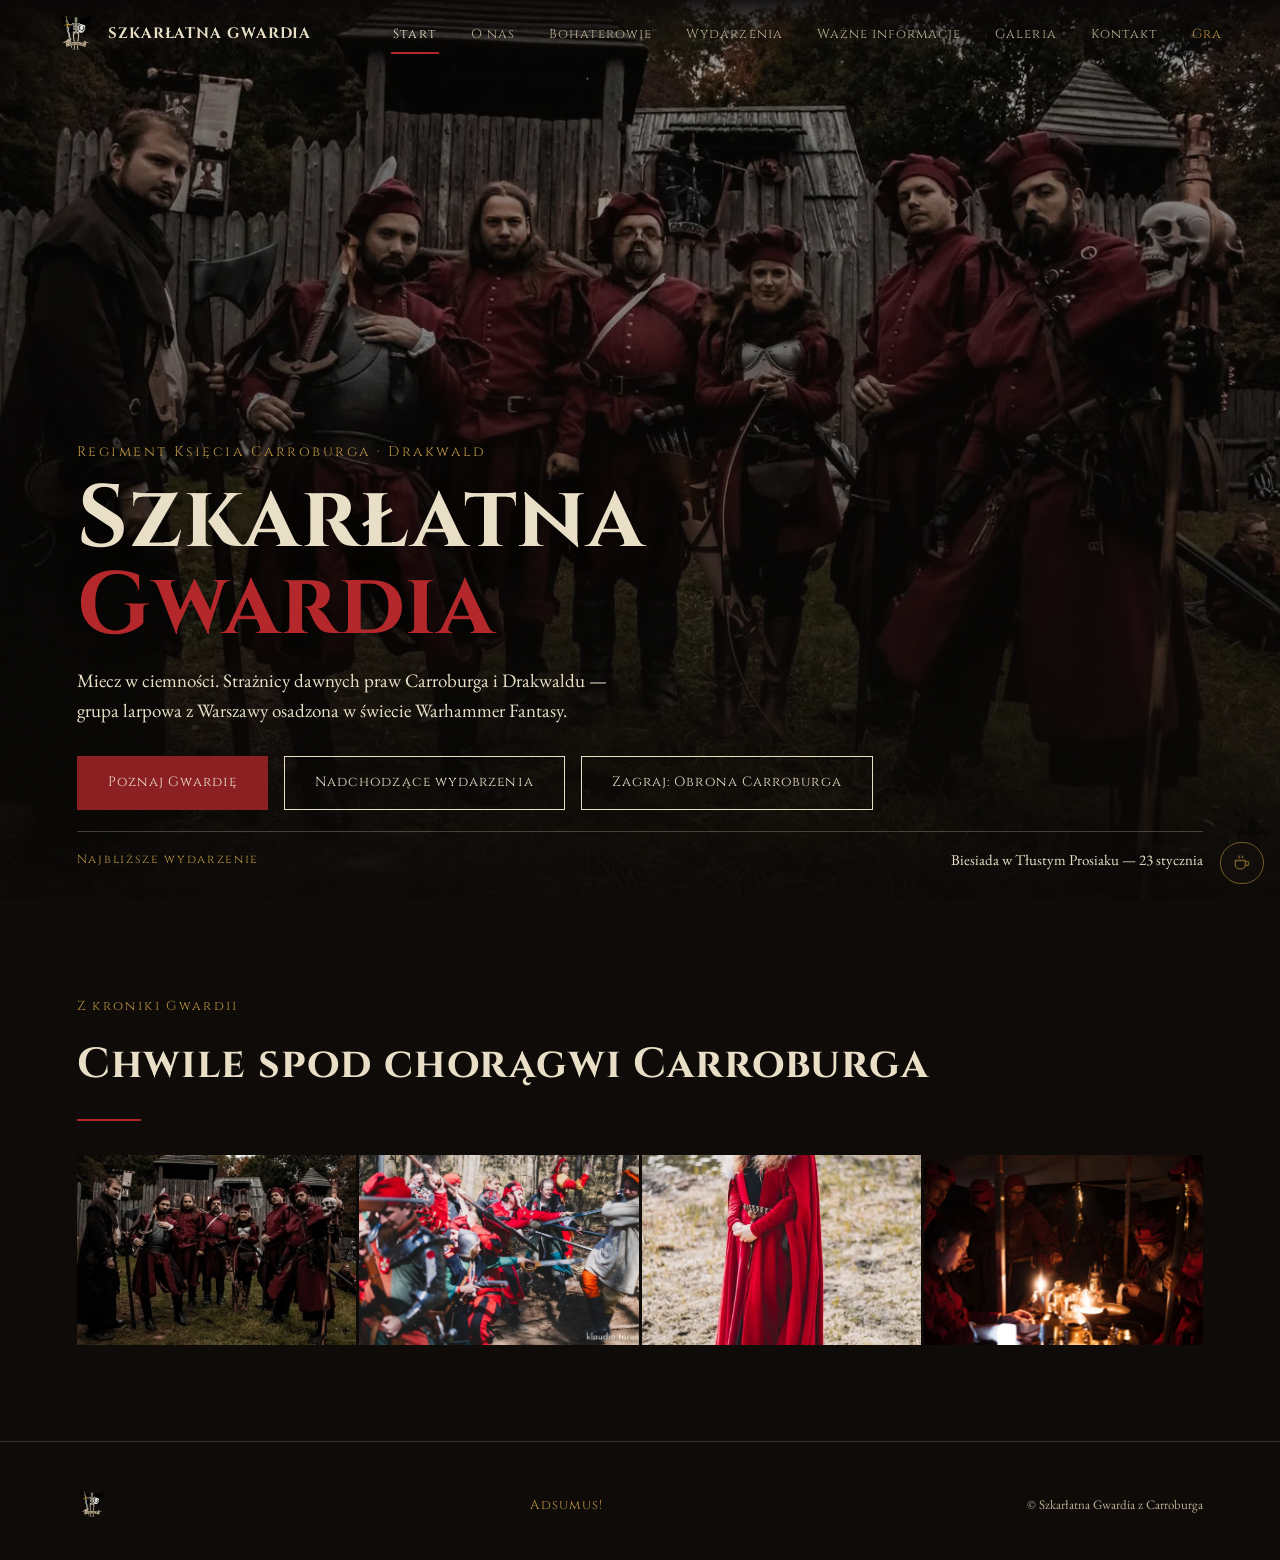
<file: index.html>
<!DOCTYPE html>
<html lang="pl">
<head>
<meta charset="UTF-8">
<meta name="viewport" content="width=device-width, initial-scale=1, viewport-fit=cover">
<title>Szkarłatna Gwardia z Carroburga – larp Warhammer, Warszawa</title>
<meta name="description" content="Szkarłatna Gwardia z Carroburga – grupa larpowa Warhammer Fantasy z Warszawy. Poznaj nas, dołącz, zobacz wydarzenia.">
<link rel="canonical" href="https://szkarlatnagwardia.pl/">
<meta name="robots" content="index,follow,max-image-preview:large">
<meta name="theme-color" content="#0e0b09">
<link rel="icon" type="image/png" sizes="64x64" href="/assets/favicon.png">
<link rel="apple-touch-icon" href="/assets/img/herb.webp">
<meta property="og:type" content="website">
<meta property="og:site_name" content="Szkarłatna Gwardia z Carroburga">
<meta property="og:locale" content="pl_PL">
<meta property="og:title" content="Szkarłatna Gwardia z Carroburga – larp Warhammer, Warszawa">
<meta property="og:description" content="Szkarłatna Gwardia z Carroburga – grupa larpowa Warhammer Fantasy z Warszawy. Poznaj nas, dołącz, zobacz wydarzenia.">
<meta property="og:url" content="https://szkarlatnagwardia.pl/">
<meta property="og:image" content="https://szkarlatnagwardia.pl/assets/img/og.jpg">
<meta property="og:image:width" content="1200">
<meta property="og:image:height" content="630">
<meta property="og:image:alt" content="Chorągiew Carroburga i świece na stole Szkarłatnej Gwardii">
<meta name="twitter:card" content="summary_large_image">
<meta name="twitter:title" content="Szkarłatna Gwardia z Carroburga – larp Warhammer, Warszawa">
<meta name="twitter:description" content="Szkarłatna Gwardia z Carroburga – grupa larpowa Warhammer Fantasy z Warszawy. Poznaj nas, dołącz, zobacz wydarzenia.">
<meta name="twitter:image" content="https://szkarlatnagwardia.pl/assets/img/og.jpg">
<link rel="preconnect" href="https://fonts.googleapis.com">
<link rel="preconnect" href="https://fonts.gstatic.com" crossorigin>
<link href="https://fonts.googleapis.com/css2?family=Cinzel:wght@500;600;700;900&family=EB+Garamond:ital,wght@0,400;0,500;0,600;1,400&display=swap" rel="stylesheet">
<link rel="preload" as="image" href="/assets/img/hero-gwardia.webp" fetchpriority="high">
<link rel="stylesheet" href="/assets/style.css">
<script type="application/ld+json">{"@context":"https://schema.org","@type":"Organization","@id":"https://szkarlatnagwardia.pl/#org","name":"Szkarłatna Gwardia z Carroburga","alternateName":["Szkarłatna Gwardia","Scarlet Guard of Carroburg"],"url":"https://szkarlatnagwardia.pl/","logo":"https://szkarlatnagwardia.pl/assets/img/herb.webp","image":"https://szkarlatnagwardia.pl/assets/img/og.jpg","description":"Szkarłatna Gwardia z Carroburga – grupa larpowa Warhammer Fantasy z Warszawy. Poznaj nas, dołącz, zobacz wydarzenia.","sameAs":["https://www.facebook.com/profile.php?id=100057158661925"],"address":{"@type":"PostalAddress","streetAddress":"Żytnia 64","addressLocality":"Warszawa","addressCountry":"PL"},"email":"unclekyoshi@gmail.com"}</script>
<script type="application/ld+json">{"@context":"https://schema.org","@type":"WebSite","@id":"https://szkarlatnagwardia.pl/#website","url":"https://szkarlatnagwardia.pl/","name":"Szkarłatna Gwardia z Carroburga","inLanguage":"pl-PL","publisher":{"@id":"https://szkarlatnagwardia.pl/#org"}}</script>
</head>
<body>
<a class="skip" href="#main">Przejdź do treści</a>
<div class="grain"></div>

<header class="topnav" id="topnav">
  <a class="brand" href="/" aria-label="Szkarłatna Gwardia — strona główna">
    <img src="/assets/img/herb.webp" width="240" height="240" alt="Herb Szkarłatnej Gwardii">
    <span>SZKARŁATNA&nbsp;GWARDIA</span>
  </a>
  <button class="navToggle" id="navToggle" aria-label="Menu" aria-expanded="false" aria-controls="navLinks">MENU</button>
  <nav class="links" id="navLinks" aria-label="Główna nawigacja">
    <a class="nl active" href="/" aria-current="page">Start</a>
    <a class="nl" href="/o-nas/">O nas</a>
    <a class="nl" href="/bohaterowie/">Bohaterowie</a>
    <a class="nl" href="/wydarzenia/">Wydarzenia</a>
    <a class="nl" href="/informacje/">Ważne informacje</a>
    <a class="nl" href="/galeria/">Galeria</a>
    <a class="nl" href="/kontakt/">Kontakt</a>
    <a class="nav-game" href="/gra/">Gra</a>
  </nav>
</header>

<main id="main">
<div class="page active" id="page-start">
  <div class="hero">
    <div class="hero-inner">
      <span class="eyebrow">Regiment Księcia Carroburga &middot; Drakwald</span>
      <h1>Szkarłatna<br><em>Gwardia</em></h1>
      <p class="lead">Miecz w ciemności. Strażnicy dawnych praw Carroburga i Drakwaldu — grupa larpowa z Warszawy osadzona w świecie Warhammer Fantasy.</p>
      <div class="hero-ctas">
        <a class="btn primary" href="/o-nas/">Poznaj Gwardię</a>
        <a class="btn" href="/wydarzenia/">Nadchodzące wydarzenia</a>
        <a class="btn" href="gra/">Zagraj: Obrona Carroburga</a>
      </div>
    </div>
    <div class="hero-next-event">
      <span class="tag">Najbliższe wydarzenie</span>
      <span class="ev">Biesiada w Tłustym Prosiaku — 23 stycznia</span>
    </div>
  </div>

  <section>
    <div class="wrap">
      <span class="eyebrow">Z kroniki Gwardii</span>
      <h2>Chwile spod chorągwi Carroburga</h2>
      <div class="rule"></div>
      <div class="gallery" style="grid-template-columns:repeat(4,1fr);">
        <figure><img src="/assets/img/gwardia-przed-fortem-carroburg.webp" alt="Gwardia przed fortem Carroburg" width="1400" height="933" loading="lazy" decoding="async"></figure>
        <figure><img src="/assets/img/szarza-w-lesie.webp" alt="Szarża w lesie" width="1200" height="798" loading="lazy" decoding="async"></figure>
        <figure><img src="/assets/img/postac-w-czerwonej-pelerynie-nad-jeziorem.webp" alt="Postać w czerwonej pelerynie nad jeziorem" width="798" height="1200" loading="lazy" decoding="async"></figure>
        <figure><img src="/assets/img/nocna-narada-w-namiocie.webp" alt="Nocna narada w namiocie" width="1400" height="764" loading="lazy" decoding="async"></figure>
      </div>
    </div>
  </section>
</div>
</main>


<footer>
  <div class="brand" style="cursor:default;">
    <img src="/assets/img/herb.webp" alt="Herb Gwardii" width="240" height="240" decoding="async">
  </div>
  <div class="motto">Adsumus!</div>
  <div class="copy">© Szkarłatna Gwardia z Carroburga</div>
</footer>

<script src="/assets/site.js" defer></script>
<a class="bmc-float" href="https://buymeacoffee.com/unclekyoshi" target="_blank" rel="noopener" aria-label="Postaw kawę — wesprzyj Szkarłatną Gwardię (Buy Me a Coffee)" title="Postaw kawę"><span class="bmc-ic"><svg viewBox="0 0 24 24" width="20" height="20" fill="none" stroke="currentColor" stroke-width="1.7" stroke-linecap="round" stroke-linejoin="round" aria-hidden="true"><path d="M4 9h12v5a5 5 0 0 1-5 5H9a5 5 0 0 1-5-5V9z"/><path d="M16 10h1.5a2.5 2.5 0 0 1 0 5H16"/><path d="M8 3.5c0 1 1 1.2 1 2.2M12 3.5c0 1 1 1.2 1 2.2"/></svg></span><span class="bmc-tx">Postaw kawę</span></a>
</body>
</html>
</file>
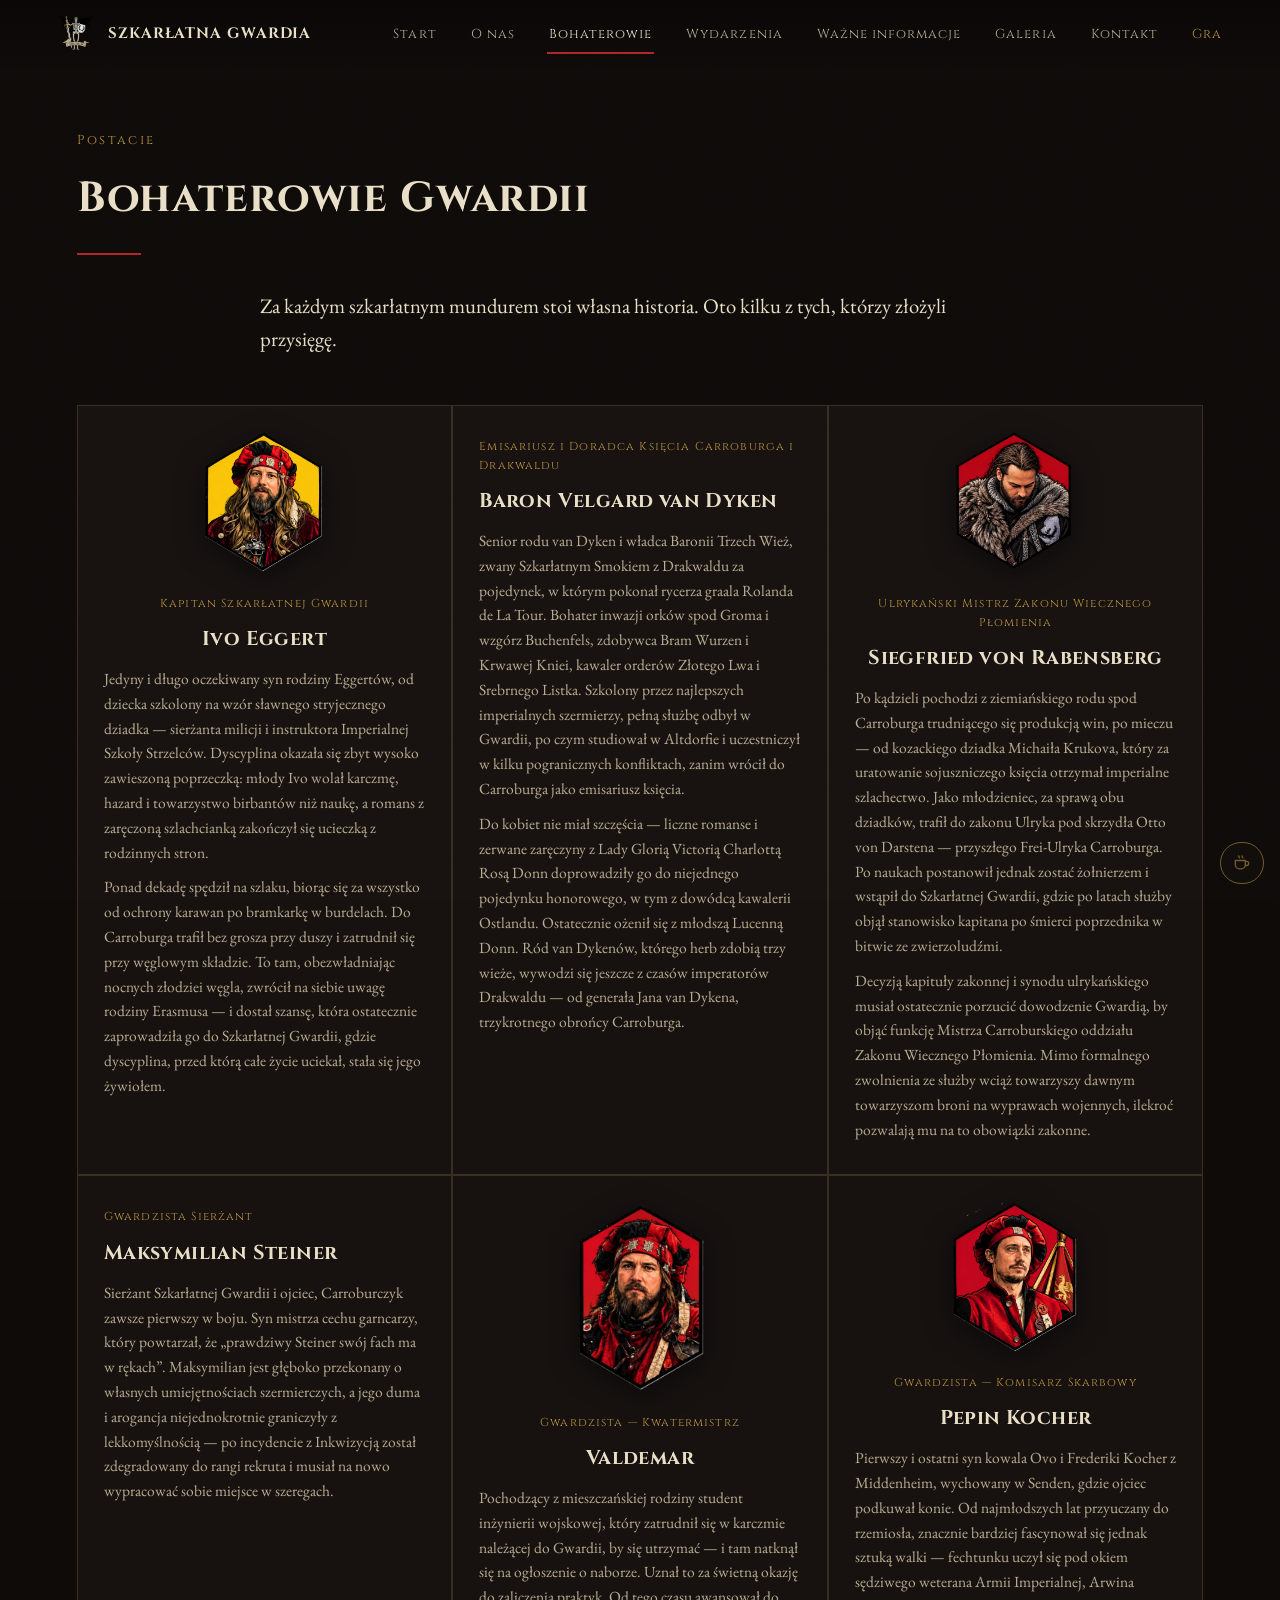
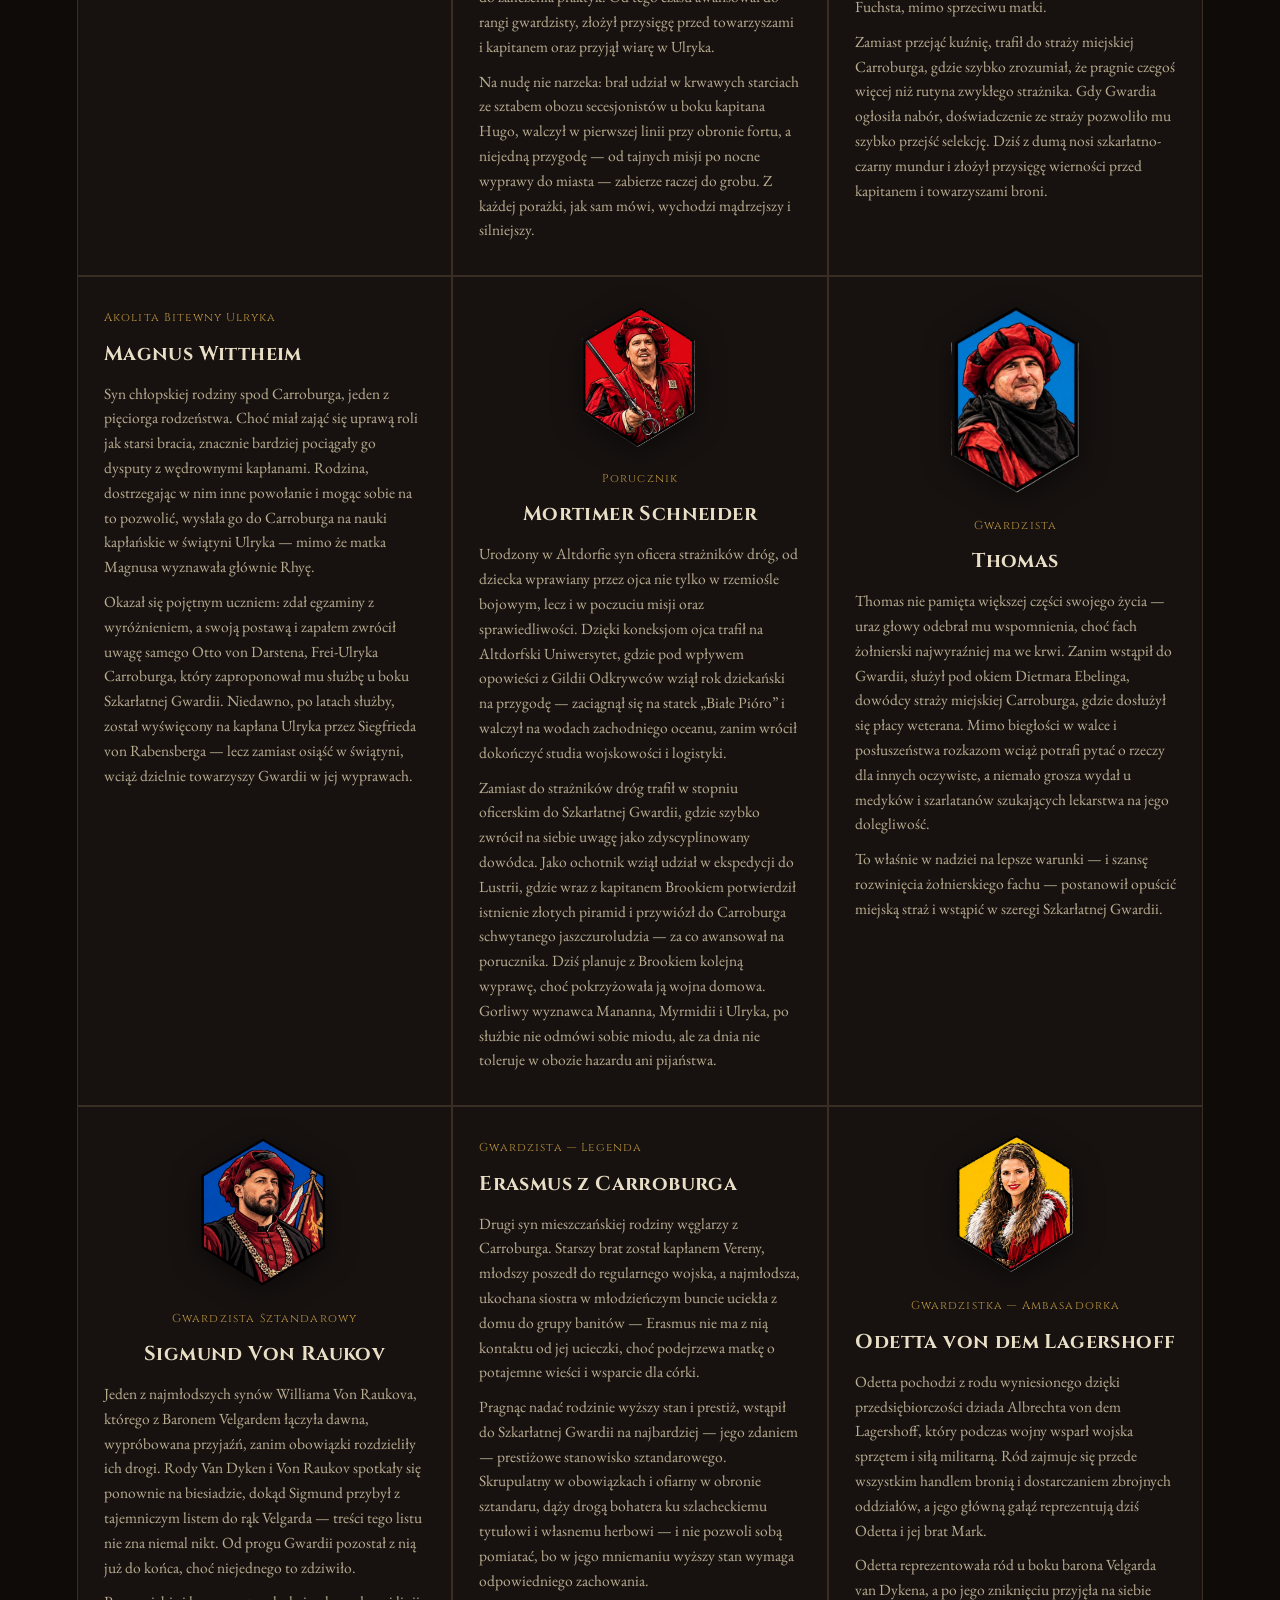
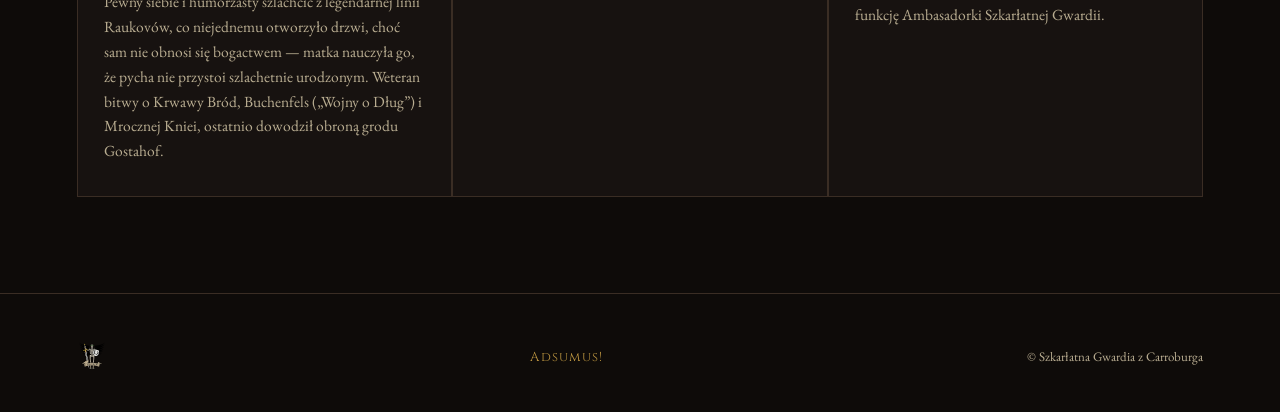
<file: bohaterowie/index.html>
<!DOCTYPE html>
<html lang="pl">
<head>
<meta charset="UTF-8">
<meta name="viewport" content="width=device-width, initial-scale=1, viewport-fit=cover">
<title>Bohaterowie Gwardii – postacie larpowe | Szkarłatna Gwardia</title>
<meta name="description" content="Poznaj postacie Szkarłatnej Gwardii z Carroburga: kapitana, gwardzistów, ambasadorkę i weteranów oddziału larpowego z świata Warhammer Fantasy.">
<link rel="canonical" href="https://szkarlatnagwardia.pl/bohaterowie/">
<meta name="robots" content="index,follow,max-image-preview:large">
<meta name="theme-color" content="#0e0b09">
<link rel="icon" type="image/png" sizes="64x64" href="/assets/favicon.png">
<link rel="apple-touch-icon" href="/assets/img/herb.webp">
<meta property="og:type" content="website">
<meta property="og:site_name" content="Szkarłatna Gwardia z Carroburga">
<meta property="og:locale" content="pl_PL">
<meta property="og:title" content="Bohaterowie Gwardii – postacie larpowe | Szkarłatna Gwardia">
<meta property="og:description" content="Poznaj postacie Szkarłatnej Gwardii z Carroburga: kapitana, gwardzistów, ambasadorkę i weteranów oddziału larpowego z świata Warhammer Fantasy.">
<meta property="og:url" content="https://szkarlatnagwardia.pl/bohaterowie/">
<meta property="og:image" content="https://szkarlatnagwardia.pl/assets/img/og.jpg">
<meta property="og:image:width" content="1200">
<meta property="og:image:height" content="630">
<meta property="og:image:alt" content="Chorągiew Carroburga i świece na stole Szkarłatnej Gwardii">
<meta name="twitter:card" content="summary_large_image">
<meta name="twitter:title" content="Bohaterowie Gwardii – postacie larpowe | Szkarłatna Gwardia">
<meta name="twitter:description" content="Poznaj postacie Szkarłatnej Gwardii z Carroburga: kapitana, gwardzistów, ambasadorkę i weteranów oddziału larpowego z świata Warhammer Fantasy.">
<meta name="twitter:image" content="https://szkarlatnagwardia.pl/assets/img/og.jpg">
<link rel="preconnect" href="https://fonts.googleapis.com">
<link rel="preconnect" href="https://fonts.gstatic.com" crossorigin>
<link href="https://fonts.googleapis.com/css2?family=Cinzel:wght@500;600;700;900&family=EB+Garamond:ital,wght@0,400;0,500;0,600;1,400&display=swap" rel="stylesheet">

<link rel="stylesheet" href="/assets/style.css">
<script type="application/ld+json">{"@context":"https://schema.org","@type":"BreadcrumbList","itemListElement":[{"@type":"ListItem","position":1,"name":"Start","item":"https://szkarlatnagwardia.pl/"},{"@type":"ListItem","position":2,"name":"Bohaterowie Gwardii","item":"https://szkarlatnagwardia.pl/bohaterowie/"}]}</script>
</head>
<body>
<a class="skip" href="#main">Przejdź do treści</a>
<div class="grain"></div>

<header class="topnav" id="topnav">
  <a class="brand" href="/" aria-label="Szkarłatna Gwardia — strona główna">
    <img src="/assets/img/herb.webp" width="240" height="240" alt="Herb Szkarłatnej Gwardii">
    <span>SZKARŁATNA&nbsp;GWARDIA</span>
  </a>
  <button class="navToggle" id="navToggle" aria-label="Menu" aria-expanded="false" aria-controls="navLinks">MENU</button>
  <nav class="links" id="navLinks" aria-label="Główna nawigacja">
    <a class="nl" href="/">Start</a>
    <a class="nl" href="/o-nas/">O nas</a>
    <a class="nl active" href="/bohaterowie/" aria-current="page">Bohaterowie</a>
    <a class="nl" href="/wydarzenia/">Wydarzenia</a>
    <a class="nl" href="/informacje/">Ważne informacje</a>
    <a class="nl" href="/galeria/">Galeria</a>
    <a class="nl" href="/kontakt/">Kontakt</a>
    <a class="nav-game" href="/gra/">Gra</a>
  </nav>
</header>

<main id="main">
<div class="page active" id="page-bohaterowie">
  <section style="padding-top:calc(env(safe-area-inset-top,0px) + 130px);">
    <div class="wrap">
      <span class="eyebrow">Postacie</span>
      <h1 class="pt">Bohaterowie Gwardii</h1>
      <div class="rule"></div>
      <p class="lead narrow" style="margin-bottom:50px;">Za każdym szkarłatnym mundurem stoi własna historia. Oto kilku z tych, którzy złożyli przysięgę.</p>

      <div class="heroes-grid">
        <div class="hcard has-portrait">
          <img class="portrait" src="/assets/img/portret-ivo-eggerta.webp" alt="Portret Ivo Eggerta" width="456" height="500" loading="lazy" decoding="async">
          <span class="role">Kapitan Szkarłatnej Gwardii</span>
          <h3>Ivo Eggert</h3>
          <p>Jedyny i długo oczekiwany syn rodziny Eggertów, od dziecka szkolony na wzór sławnego stryjecznego dziadka — sierżanta milicji i instruktora Imperialnej Szkoły Strzelców. Dyscyplina okazała się zbyt wysoko zawieszoną poprzeczką: młody Ivo wolał karczmę, hazard i towarzystwo birbantów niż naukę, a romans z zaręczoną szlachcianką zakończył się ucieczką z rodzinnych stron.</p>
          <p>Ponad dekadę spędził na szlaku, biorąc się za wszystko od ochrony karawan po bramkarkę w burdelach. Do Carroburga trafił bez grosza przy duszy i zatrudnił się przy węglowym składzie. To tam, obezwładniając nocnych złodziei węgla, zwrócił na siebie uwagę rodziny Erasmusa — i dostał szansę, która ostatecznie zaprowadziła go do Szkarłatnej Gwardii, gdzie dyscyplina, przed którą całe życie uciekał, stała się jego żywiołem.</p>
        </div>
        <div class="hcard">
          <span class="role">Emisariusz i Doradca Księcia Carroburga i Drakwaldu</span>
          <h3>Baron Velgard van Dyken</h3>
          <p>Senior rodu van Dyken i władca Baronii Trzech Wież, zwany Szkarłatnym Smokiem z Drakwaldu za pojedynek, w którym pokonał rycerza graala Rolanda de La Tour. Bohater inwazji orków spod Groma i wzgórz Buchenfels, zdobywca Bram Wurzen i Krwawej Kniei, kawaler orderów Złotego Lwa i Srebrnego Listka. Szkolony przez najlepszych imperialnych szermierzy, pełną służbę odbył w Gwardii, po czym studiował w Altdorfie i uczestniczył w kilku pogranicznych konfliktach, zanim wrócił do Carroburga jako emisariusz księcia.</p>
          <p>Do kobiet nie miał szczęścia — liczne romanse i zerwane zaręczyny z Lady Glorią Victorią Charlottą Rosą Donn doprowadziły go do niejednego pojedynku honorowego, w tym z dowódcą kawalerii Ostlandu. Ostatecznie ożenił się z młodszą Lucenną Donn. Ród van Dykenów, którego herb zdobią trzy wieże, wywodzi się jeszcze z czasów imperatorów Drakwaldu — od generała Jana van Dykena, trzykrotnego obrońcy Carroburga.</p>
        </div>
        <div class="hcard has-portrait">
          <img class="portrait" src="/assets/img/portret-siegfrieda-von-rabensberg.webp" alt="Portret Siegfrieda von Rabensberg" width="454" height="500" loading="lazy" decoding="async">
          <span class="role">Ulrykański Mistrz Zakonu Wiecznego Płomienia</span>
          <h3>Siegfried von Rabensberg</h3>
          <p>Po kądzieli pochodzi z ziemiańskiego rodu spod Carroburga trudniącego się produkcją win, po mieczu — od kozackiego dziadka Michaiła Krukova, który za uratowanie sojuszniczego księcia otrzymał imperialne szlachectwo. Jako młodzieniec, za sprawą obu dziadków, trafił do zakonu Ulryka pod skrzydła Otto von Darstena — przyszłego Frei-Ulryka Carroburga. Po naukach postanowił jednak zostać żołnierzem i wstąpił do Szkarłatnej Gwardii, gdzie po latach służby objął stanowisko kapitana po śmierci poprzednika w bitwie ze zwierzoludźmi.</p>
          <p>Decyzją kapituły zakonnej i synodu ulrykańskiego musiał ostatecznie porzucić dowodzenie Gwardią, by objąć funkcję Mistrza Carroburskiego oddziału Zakonu Wiecznego Płomienia. Mimo formalnego zwolnienia ze służby wciąż towarzyszy dawnym towarzyszom broni na wyprawach wojennych, ilekroć pozwalają mu na to obowiązki zakonne.</p>
        </div>
        <div class="hcard">
          <span class="role">Gwardzista Sierżant</span>
          <h3>Maksymilian Steiner</h3>
          <p>Sierżant Szkarłatnej Gwardii i ojciec, Carroburczyk zawsze pierwszy w boju. Syn mistrza cechu garncarzy, który powtarzał, że „prawdziwy Steiner swój fach ma w rękach”. Maksymilian jest głęboko przekonany o własnych umiejętnościach szermierczych, a jego duma i arogancja niejednokrotnie graniczyły z lekkomyślnością — po incydencie z Inkwizycją został zdegradowany do rangi rekruta i musiał na nowo wypracować sobie miejsce w szeregach.</p>
        </div>
        <div class="hcard has-portrait">
          <img class="portrait" src="/assets/img/portret-valdemara.webp" alt="Portret Valdemara" width="338" height="500" loading="lazy" decoding="async">
          <span class="role">Gwardzista — Kwatermistrz</span>
          <h3>Valdemar</h3>
          <p>Pochodzący z mieszczańskiej rodziny student inżynierii wojskowej, który zatrudnił się w karczmie należącej do Gwardii, by się utrzymać — i tam natknął się na ogłoszenie o naborze. Uznał to za świetną okazję do zaliczenia praktyk. Od tego czasu awansował do rangi gwardzisty, złożył przysięgę przed towarzyszami i kapitanem oraz przyjął wiarę w Ulryka.</p>
          <p>Na nudę nie narzeka: brał udział w krwawych starciach ze sztabem obozu secesjonistów u boku kapitana Hugo, walczył w pierwszej linii przy obronie fortu, a niejedną przygodę — od tajnych misji po nocne wyprawy do miasta — zabierze raczej do grobu. Z każdej porażki, jak sam mówi, wychodzi mądrzejszy i silniejszy.</p>
        </div>
        <div class="hcard has-portrait">
          <img class="portrait" src="/assets/img/portret-pepina-kochera.webp" alt="Portret Pepina Kochera" width="428" height="500" loading="lazy" decoding="async">
          <span class="role">Gwardzista — Komisarz Skarbowy</span>
          <h3>Pepin Kocher</h3>
          <p>Pierwszy i ostatni syn kowala Ovo i Frederiki Kocher z Middenheim, wychowany w Senden, gdzie ojciec podkuwał konie. Od najmłodszych lat przyuczany do rzemiosła, znacznie bardziej fascynował się jednak sztuką walki — fechtunku uczył się pod okiem sędziwego weterana Armii Imperialnej, Arwina Fuchsta, mimo sprzeciwu matki.</p>
          <p>Zamiast przejąć kuźnię, trafił do straży miejskiej Carroburga, gdzie szybko zrozumiał, że pragnie czegoś więcej niż rutyna zwykłego strażnika. Gdy Gwardia ogłosiła nabór, doświadczenie ze straży pozwoliło mu szybko przejść selekcję. Dziś z dumą nosi szkarłatno-czarny mundur i złożył przysięgę wierności przed kapitanem i towarzyszami broni.</p>
        </div>
        <div class="hcard">
          <span class="role">Akolita Bitewny Ulryka</span>
          <h3>Magnus Wittheim</h3>
          <p>Syn chłopskiej rodziny spod Carroburga, jeden z pięciorga rodzeństwa. Choć miał zająć się uprawą roli jak starsi bracia, znacznie bardziej pociągały go dysputy z wędrownymi kapłanami. Rodzina, dostrzegając w nim inne powołanie i mogąc sobie na to pozwolić, wysłała go do Carroburga na nauki kapłańskie w świątyni Ulryka — mimo że matka Magnusa wyznawała głównie Rhyę.</p>
          <p>Okazał się pojętnym uczniem: zdał egzaminy z wyróżnieniem, a swoją postawą i zapałem zwrócił uwagę samego Otto von Darstena, Frei-Ulryka Carroburga, który zaproponował mu służbę u boku Szkarłatnej Gwardii. Niedawno, po latach służby, został wyświęcony na kapłana Ulryka przez Siegfrieda von Rabensberga — lecz zamiast osiąść w świątyni, wciąż dzielnie towarzyszy Gwardii w jej wyprawach.</p>
        </div>
        <div class="hcard has-portrait">
          <img class="portrait" src="/assets/img/portret-mortimera-schneidera.webp" alt="Portret Mortimera Schneidera" width="442" height="500" loading="lazy" decoding="async">
          <span class="role">Porucznik</span>
          <h3>Mortimer Schneider</h3>
          <p>Urodzony w Altdorfie syn oficera strażników dróg, od dziecka wprawiany przez ojca nie tylko w rzemiośle bojowym, lecz i w poczuciu misji oraz sprawiedliwości. Dzięki koneksjom ojca trafił na Altdorfski Uniwersytet, gdzie pod wpływem opowieści z Gildii Odkrywców wziął rok dziekański na przygodę — zaciągnął się na statek „Białe Pióro” i walczył na wodach zachodniego oceanu, zanim wrócił dokończyć studia wojskowości i logistyki.</p>
          <p>Zamiast do strażników dróg trafił w stopniu oficerskim do Szkarłatnej Gwardii, gdzie szybko zwrócił na siebie uwagę jako zdyscyplinowany dowódca. Jako ochotnik wziął udział w ekspedycji do Lustrii, gdzie wraz z kapitanem Brookiem potwierdził istnienie złotych piramid i przywiózł do Carroburga schwytanego jaszczuroludzia — za co awansował na porucznika. Dziś planuje z Brookiem kolejną wyprawę, choć pokrzyżowała ją wojna domowa. Gorliwy wyznawca Mananna, Myrmidii i Ulryka, po służbie nie odmówi sobie miodu, ale za dnia nie toleruje w obozie hazardu ani pijaństwa.</p>
        </div>
        <div class="hcard has-portrait">
          <img class="portrait" src="/assets/img/portret-thomasa.webp" alt="Portret Thomasa" width="334" height="500" loading="lazy" decoding="async">
          <span class="role">Gwardzista</span>
          <h3>Thomas</h3>
          <p>Thomas nie pamięta większej części swojego życia — uraz głowy odebrał mu wspomnienia, choć fach żołnierski najwyraźniej ma we krwi. Zanim wstąpił do Gwardii, służył pod okiem Dietmara Ebelinga, dowódcy straży miejskiej Carroburga, gdzie dosłużył się płacy weterana. Mimo biegłości w walce i posłuszeństwa rozkazom wciąż potrafi pytać o rzeczy dla innych oczywiste, a niemało grosza wydał u medyków i szarlatanów szukających lekarstwa na jego dolegliwość.</p>
          <p>To właśnie w nadziei na lepsze warunki — i szansę rozwinięcia żołnierskiego fachu — postanowił opuścić miejską straż i wstąpić w szeregi Szkarłatnej Gwardii.</p>
        </div>
        <div class="hcard has-portrait">
          <img class="portrait" src="/assets/img/portret-sigmunda-von-raukova.webp" alt="Portret Sigmunda Von Raukova" width="414" height="500" loading="lazy" decoding="async">
          <span class="role">Gwardzista Sztandarowy</span>
          <h3>Sigmund Von Raukov</h3>
          <p>Jeden z najmłodszych synów Williama Von Raukova, którego z Baronem Velgardem łączyła dawna, wypróbowana przyjaźń, zanim obowiązki rozdzieliły ich drogi. Rody Van Dyken i Von Raukov spotkały się ponownie na biesiadzie, dokąd Sigmund przybył z tajemniczym listem do rąk Velgarda — treści tego listu nie zna niemal nikt. Od progu Gwardii pozostał z nią już do końca, choć niejednego to zdziwiło.</p>
          <p>Pewny siebie i humorzasty szlachcic z legendarnej linii Raukovów, co niejednemu otworzyło drzwi, choć sam nie obnosi się bogactwem — matka nauczyła go, że pycha nie przystoi szlachetnie urodzonym. Weteran bitwy o Krwawy Bród, Buchenfels („Wojny o Dług”) i Mrocznej Kniei, ostatnio dowodził obroną grodu Gostahof.</p>
        </div>
        <div class="hcard">
          <span class="role">Gwardzista — Legenda</span>
          <h3>Erasmus z Carroburga</h3>
          <p>Drugi syn mieszczańskiej rodziny węglarzy z Carroburga. Starszy brat został kapłanem Vereny, młodszy poszedł do regularnego wojska, a najmłodsza, ukochana siostra w młodzieńczym buncie uciekła z domu do grupy banitów — Erasmus nie ma z nią kontaktu od jej ucieczki, choć podejrzewa matkę o potajemne wieści i wsparcie dla córki.</p>
          <p>Pragnąc nadać rodzinie wyższy stan i prestiż, wstąpił do Szkarłatnej Gwardii na najbardziej — jego zdaniem — prestiżowe stanowisko sztandarowego. Skrupulatny w obowiązkach i ofiarny w obronie sztandaru, dąży drogą bohatera ku szlacheckiemu tytułowi i własnemu herbowi — i nie pozwoli sobą pomiatać, bo w jego mniemaniu wyższy stan wymaga odpowiedniego zachowania.</p>
        </div>
        <div class="hcard has-portrait">
          <img class="portrait" src="/assets/img/portret-odetty-von-dem-lagershoff.webp" alt="Portret Odetty von dem Lagershoff" width="450" height="500" loading="lazy" decoding="async">
          <span class="role">Gwardzistka — Ambasadorka</span>
          <h3>Odetta von dem Lagershoff</h3>
          <p>Odetta pochodzi z rodu wyniesionego dzięki przedsiębiorczości dziada Albrechta von dem Lagershoff, który podczas wojny wsparł wojska sprzętem i siłą militarną. Ród zajmuje się przede wszystkim handlem bronią i dostarczaniem zbrojnych oddziałów, a jego główną gałąź reprezentują dziś Odetta i jej brat Mark.</p>
          <p>Odetta reprezentowała ród u boku barona Velgarda van Dykena, a po jego zniknięciu przyjęła na siebie funkcję Ambasadorki Szkarłatnej Gwardii.</p>
        </div>
      </div>
    </div>
  </section>
</div>
</main>


<footer>
  <div class="brand" style="cursor:default;">
    <img src="/assets/img/herb.webp" alt="Herb Gwardii" width="240" height="240" decoding="async">
  </div>
  <div class="motto">Adsumus!</div>
  <div class="copy">© Szkarłatna Gwardia z Carroburga</div>
</footer>

<script src="/assets/site.js" defer></script>
<a class="bmc-float" href="https://buymeacoffee.com/unclekyoshi" target="_blank" rel="noopener" aria-label="Postaw kawę — wesprzyj Szkarłatną Gwardię (Buy Me a Coffee)" title="Postaw kawę"><span class="bmc-ic"><svg viewBox="0 0 24 24" width="20" height="20" fill="none" stroke="currentColor" stroke-width="1.7" stroke-linecap="round" stroke-linejoin="round" aria-hidden="true"><path d="M4 9h12v5a5 5 0 0 1-5 5H9a5 5 0 0 1-5-5V9z"/><path d="M16 10h1.5a2.5 2.5 0 0 1 0 5H16"/><path d="M8 3.5c0 1 1 1.2 1 2.2M12 3.5c0 1 1 1.2 1 2.2"/></svg></span><span class="bmc-tx">Postaw kawę</span></a>
</body>
</html>
</file>
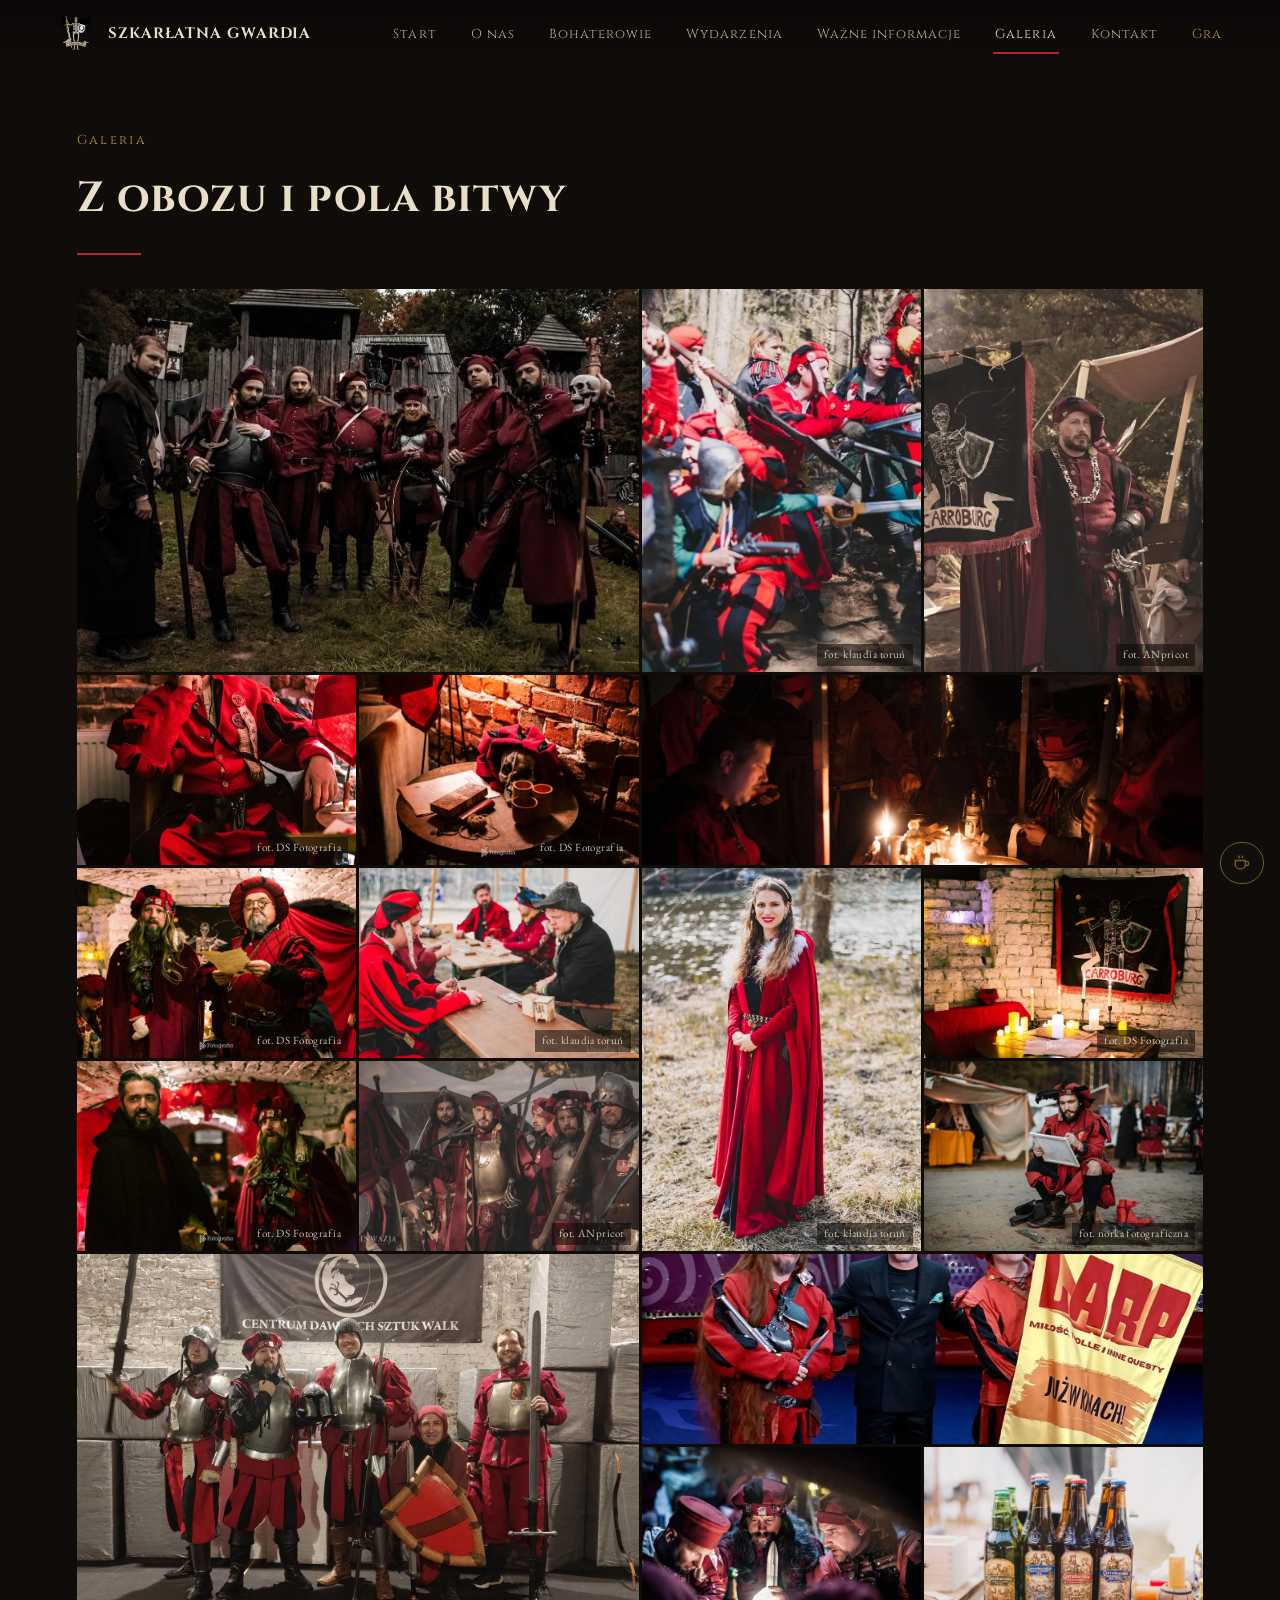
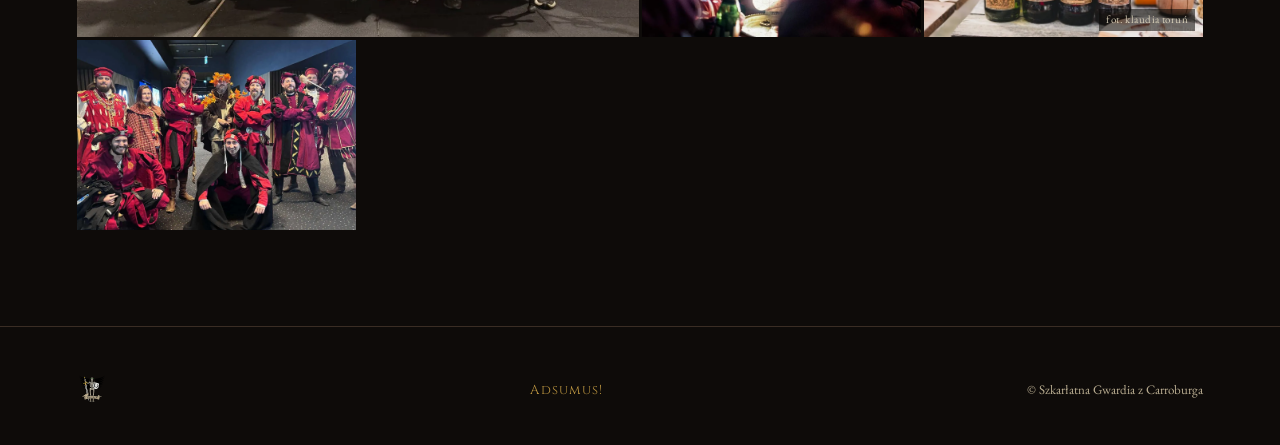
<file: galeria/index.html>
<!DOCTYPE html>
<html lang="pl">
<head>
<meta charset="UTF-8">
<meta name="viewport" content="width=device-width, initial-scale=1, viewport-fit=cover">
<title>Galeria zdjęć z larpów | Szkarłatna Gwardia z Carroburga</title>
<meta name="description" content="Zdjęcia z obozów, bitew i wydarzeń Szkarłatnej Gwardii z Carroburga – grupy larpowej Warhammer Fantasy. Najlepsze kadry z kroniki Gwardii.">
<link rel="canonical" href="https://szkarlatnagwardia.pl/galeria/">
<meta name="robots" content="index,follow,max-image-preview:large">
<meta name="theme-color" content="#0e0b09">
<link rel="icon" type="image/png" sizes="64x64" href="/assets/favicon.png">
<link rel="apple-touch-icon" href="/assets/img/herb.webp">
<meta property="og:type" content="website">
<meta property="og:site_name" content="Szkarłatna Gwardia z Carroburga">
<meta property="og:locale" content="pl_PL">
<meta property="og:title" content="Galeria zdjęć z larpów | Szkarłatna Gwardia z Carroburga">
<meta property="og:description" content="Zdjęcia z obozów, bitew i wydarzeń Szkarłatnej Gwardii z Carroburga – grupy larpowej Warhammer Fantasy. Najlepsze kadry z kroniki Gwardii.">
<meta property="og:url" content="https://szkarlatnagwardia.pl/galeria/">
<meta property="og:image" content="https://szkarlatnagwardia.pl/assets/img/og.jpg">
<meta property="og:image:width" content="1200">
<meta property="og:image:height" content="630">
<meta property="og:image:alt" content="Chorągiew Carroburga i świece na stole Szkarłatnej Gwardii">
<meta name="twitter:card" content="summary_large_image">
<meta name="twitter:title" content="Galeria zdjęć z larpów | Szkarłatna Gwardia z Carroburga">
<meta name="twitter:description" content="Zdjęcia z obozów, bitew i wydarzeń Szkarłatnej Gwardii z Carroburga – grupy larpowej Warhammer Fantasy. Najlepsze kadry z kroniki Gwardii.">
<meta name="twitter:image" content="https://szkarlatnagwardia.pl/assets/img/og.jpg">
<link rel="preconnect" href="https://fonts.googleapis.com">
<link rel="preconnect" href="https://fonts.gstatic.com" crossorigin>
<link href="https://fonts.googleapis.com/css2?family=Cinzel:wght@500;600;700;900&family=EB+Garamond:ital,wght@0,400;0,500;0,600;1,400&display=swap" rel="stylesheet">

<link rel="stylesheet" href="/assets/style.css">
<script type="application/ld+json">{"@context":"https://schema.org","@type":"BreadcrumbList","itemListElement":[{"@type":"ListItem","position":1,"name":"Start","item":"https://szkarlatnagwardia.pl/"},{"@type":"ListItem","position":2,"name":"Galeria zdjęć z larpów","item":"https://szkarlatnagwardia.pl/galeria/"}]}</script>
</head>
<body>
<a class="skip" href="#main">Przejdź do treści</a>
<div class="grain"></div>

<header class="topnav" id="topnav">
  <a class="brand" href="/" aria-label="Szkarłatna Gwardia — strona główna">
    <img src="/assets/img/herb.webp" width="240" height="240" alt="Herb Szkarłatnej Gwardii">
    <span>SZKARŁATNA&nbsp;GWARDIA</span>
  </a>
  <button class="navToggle" id="navToggle" aria-label="Menu" aria-expanded="false" aria-controls="navLinks">MENU</button>
  <nav class="links" id="navLinks" aria-label="Główna nawigacja">
    <a class="nl" href="/">Start</a>
    <a class="nl" href="/o-nas/">O nas</a>
    <a class="nl" href="/bohaterowie/">Bohaterowie</a>
    <a class="nl" href="/wydarzenia/">Wydarzenia</a>
    <a class="nl" href="/informacje/">Ważne informacje</a>
    <a class="nl active" href="/galeria/" aria-current="page">Galeria</a>
    <a class="nl" href="/kontakt/">Kontakt</a>
    <a class="nav-game" href="/gra/">Gra</a>
  </nav>
</header>

<main id="main">
<div class="page active" id="page-galeria">
  <section style="padding-top:calc(env(safe-area-inset-top,0px) + 130px);">
    <div class="wrap">
      <span class="eyebrow">Galeria</span>
      <h1 class="pt">Z obozu i pola bitwy</h1>
      <div class="rule"></div>

      <div class="gallery">
        <figure class="g-large"><img src="/assets/img/gwardia-przed-fortem-carroburg.webp" alt="Gwardia przed fortem Carroburg" width="1400" height="933" loading="lazy" decoding="async"></figure>
        <figure class="g-tall"><img src="/assets/img/szarza-w-lesie.webp" alt="Szarża w lesie" width="1200" height="798" loading="lazy" decoding="async"><figcaption>fot. klaudia toruń</figcaption></figure>
        <figure class="g-tall"><img src="/assets/img/choragiew-carroburga-na-evencie-inwazja.webp" alt="Chorągiew Carroburga na evencie Inwazja" width="1400" height="933" loading="lazy" decoding="async"><figcaption>fot. ANpricot</figcaption></figure>
        <figure><img src="/assets/img/gwardzista-ze-sztandarem.webp" alt="Gwardzista ze sztandarem" width="933" height="1400" loading="lazy" decoding="async"><figcaption>fot. DS Fotografia</figcaption></figure>
        <figure><img src="/assets/img/martwa-natura-obozowa-z-czaszka.webp" alt="Martwa natura obozowa z czaszką" width="1400" height="933" loading="lazy" decoding="async"><figcaption>fot. DS Fotografia</figcaption></figure>

        <figure class="g-wide"><img src="/assets/img/nocna-narada-w-namiocie.webp" alt="Nocna narada w namiocie" width="1400" height="764" loading="lazy" decoding="async"></figure>
        <figure><img src="/assets/img/odczytywanie-listu.webp" alt="Odczytywanie listu" width="1400" height="933" loading="lazy" decoding="async"><figcaption>fot. DS Fotografia</figcaption></figure>
        <figure><img src="/assets/img/gra-w-karty-przy-obozie.webp" alt="Gra w karty przy obozie" width="1200" height="798" loading="lazy" decoding="async"><figcaption>fot. klaudia toruń</figcaption></figure>

        <figure class="g-tall"><img src="/assets/img/postac-w-czerwonej-pelerynie-nad-jeziorem.webp" alt="Postać w czerwonej pelerynie nad jeziorem" width="798" height="1200" loading="lazy" decoding="async"><figcaption>fot. klaudia toruń</figcaption></figure>
        <figure><img src="/assets/img/choragiew-carroburga-przy-swiecach.webp" alt="Chorągiew Carroburga przy świecach" width="1400" height="933" loading="lazy" decoding="async"><figcaption>fot. DS Fotografia</figcaption></figure>
        <figure><img src="/assets/img/gwardzisci-na-spotkaniu.webp" alt="Gwardziści na spotkaniu" width="1400" height="933" loading="lazy" decoding="async"><figcaption>fot. DS Fotografia</figcaption></figure>

        <figure class="g-large"><img src="/assets/img/gwardzisci-w-zbrojach-z-bronia.webp" alt="Gwardziści w zbrojach z bronią" width="1400" height="1400" loading="lazy" decoding="async"></figure>
        <figure><img src="/assets/img/gwardia-na-evencie-inwazja.webp" alt="Gwardia na evencie Inwazja" width="1400" height="933" loading="lazy" decoding="async"><figcaption>fot. ANpricot</figcaption></figure>
        <figure><img src="/assets/img/malowanie-w-obozie.webp" alt="Malowanie w obozie" width="1400" height="933" loading="lazy" decoding="async"><figcaption>fot. norka fotograficzna</figcaption></figure>

        <figure class="g-wide"><img src="/assets/img/gwardia-na-premierze-filmu-larp.webp" alt="Gwardia na premierze filmu LARP" width="1400" height="1279" loading="lazy" decoding="async"></figure>
        <figure><img src="/assets/img/ogladanie-miecza-przy-swiecach.webp" alt="Oglądanie miecza przy świecach" width="1400" height="933" loading="lazy" decoding="async"></figure>
        <figure><img src="/assets/img/piwa-carroburskie.webp" alt="Piwa Carroburskie" width="1200" height="798" loading="lazy" decoding="async"><figcaption>fot. klaudia toruń</figcaption></figure>
        <figure><img src="/assets/img/gwardia-w-strojach-w-kinie.webp" alt="Gwardia w strojach w kinie" width="1400" height="1050" loading="lazy" decoding="async"></figure>
      </div>
    </div>
  </section>
</div>
</main>


<footer>
  <div class="brand" style="cursor:default;">
    <img src="/assets/img/herb.webp" alt="Herb Gwardii" width="240" height="240" decoding="async">
  </div>
  <div class="motto">Adsumus!</div>
  <div class="copy">© Szkarłatna Gwardia z Carroburga</div>
</footer>

<script src="/assets/site.js" defer></script>
<a class="bmc-float" href="https://buymeacoffee.com/unclekyoshi" target="_blank" rel="noopener" aria-label="Postaw kawę — wesprzyj Szkarłatną Gwardię (Buy Me a Coffee)" title="Postaw kawę"><span class="bmc-ic"><svg viewBox="0 0 24 24" width="20" height="20" fill="none" stroke="currentColor" stroke-width="1.7" stroke-linecap="round" stroke-linejoin="round" aria-hidden="true"><path d="M4 9h12v5a5 5 0 0 1-5 5H9a5 5 0 0 1-5-5V9z"/><path d="M16 10h1.5a2.5 2.5 0 0 1 0 5H16"/><path d="M8 3.5c0 1 1 1.2 1 2.2M12 3.5c0 1 1 1.2 1 2.2"/></svg></span><span class="bmc-tx">Postaw kawę</span></a>
</body>
</html>
</file>
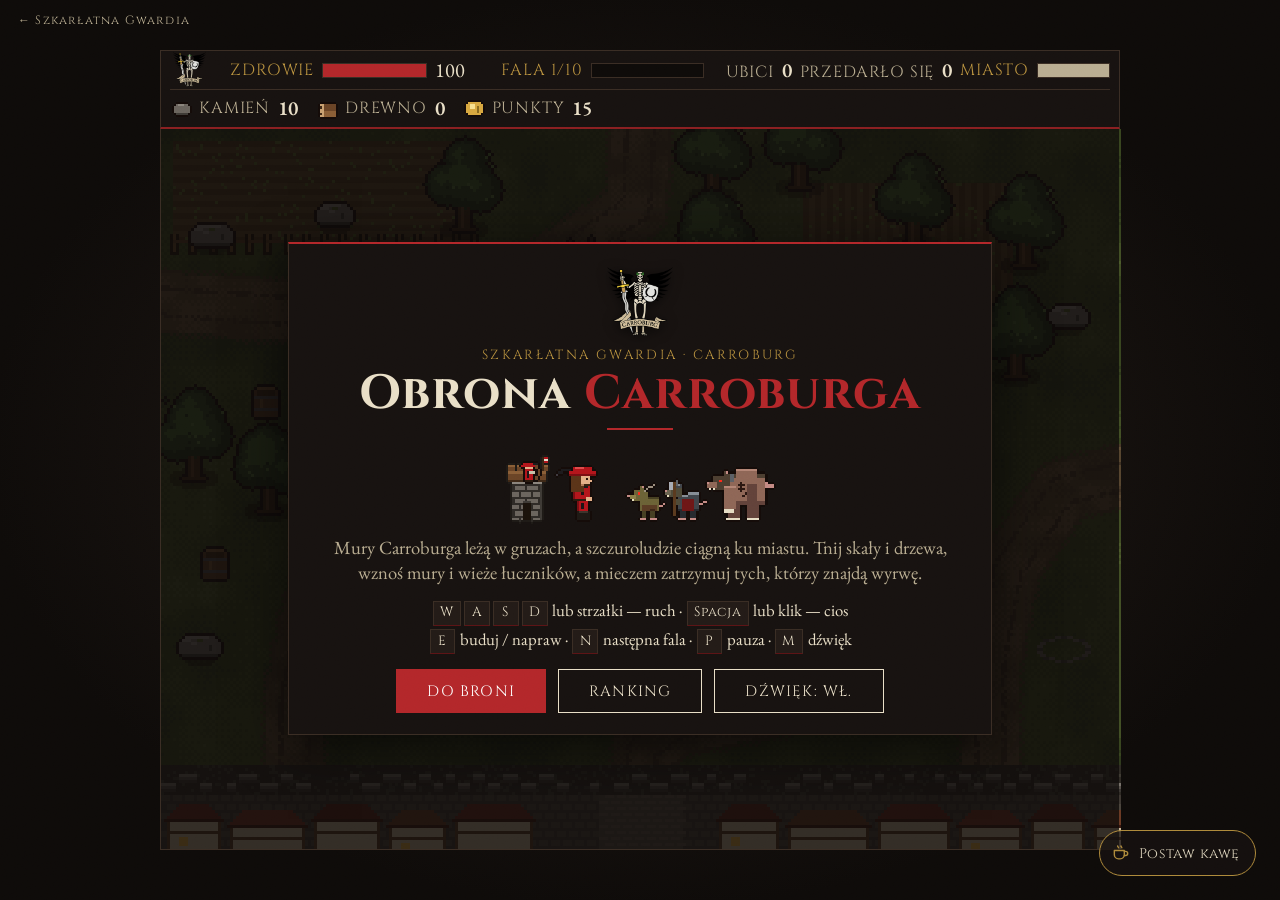
<file: gra/index.html>
<!DOCTYPE html>
<html lang="pl">
<head>
<meta charset="utf-8">
<meta name="viewport" content="width=device-width, initial-scale=1, viewport-fit=cover, user-scalable=no">
<meta name="theme-color" content="#0e0b09">
<title>Obrona Carroburga — gra | Szkarłatna Gwardia z Carroburga</title>
<meta name="description" content="Obrona Carroburga — przeglądarkowa gra Szkarłatnej Gwardii. Zbieraj kamień i drewno, wznoś mury i wieże łuczników, a mieczem odpieraj hordy Skavenów.">
<link rel="canonical" href="https://szkarlatnagwardia.pl/gra/">
<meta property="og:type" content="website">
<meta property="og:site_name" content="Szkarłatna Gwardia z Carroburga">
<meta property="og:locale" content="pl_PL">
<meta property="og:title" content="Obrona Carroburga — darmowa gra przeglądarkowa | Szkarłatna Gwardia">
<meta property="og:description" content="Zbieraj kamień i drewno, wznoś mury i wieże łuczników, a mieczem odpieraj hordy Skavenów. Zagraj w przeglądarce.">
<meta property="og:url" content="https://szkarlatnagwardia.pl/gra/">
<meta property="og:image" content="https://szkarlatnagwardia.pl/assets/img/og.jpg">
<meta name="twitter:card" content="summary_large_image">
<link rel="icon" type="image/png" href="favicon.png">
<link rel="preconnect" href="https://fonts.googleapis.com">
<link rel="preconnect" href="https://fonts.gstatic.com" crossorigin>
<link href="https://fonts.googleapis.com/css2?family=Cinzel:wght@500;600;700;900&family=EB+Garamond:ital,wght@0,400;0,500;0,600;1,400&display=swap" rel="stylesheet">
<link rel="stylesheet" href="style.css">
</head>
<body>
<div class="grain"></div>
<a class="site-back" href="../">&larr; Szkarłatna Gwardia</a>

<div id="wrap">
  <!-- HUD -->
  <div id="hud">
    <div class="hud-row">
      <img class="hud-crest" src="herb.png" alt="Herb Carroburga">
      <div class="hud-group" id="hud-hero">
        <span class="lbl"><span class="long">Zdrowie</span><span class="short">Zdr.</span></span>
        <div class="bar hp"><div id="hp-fill"></div></div>
        <span id="hp-num" class="num">100</span>
      </div>
      <div class="hud-group" id="hud-wave">
        <span id="wave-lbl" class="lbl">Fala 1/10</span>
        <div class="bar prog"><div id="prog-fill"></div></div>
      </div>
      <div class="hud-group" id="hud-stats">
        <span class="stat" title="Pokonani Skaveni">Ubici <b id="kills">0</b></span>
        <span class="stat" title="Skaveni, którzy wdarli się do miasta"><span class="long">Przedarło się</span><span class="short">Wdarło</span> <b id="breached">0</b></span>
        <span class="lbl">Miasto</span>
        <div class="bar city" title="Wytrzymałość miasta"><div id="city-fill"></div></div>
      </div>
    </div>
    <div class="hud-row second">
      <div class="hud-group res">
        <span class="res-item" title="Kamień — tnij skały mieczem"><img class="ic-stone" alt=""><span class="long">Kamień</span> <b id="res-stone">0</b></span>
        <span class="res-item" title="Drewno — tnij drzewa mieczem"><img class="ic-wood" alt=""><span class="long">Drewno</span> <b id="res-wood">0</b></span>
        <span class="res-item" title="Punkty — za pokonanych Skavenów"><img class="ic-points" alt=""><span class="long">Punkty</span> <b id="res-points">0</b></span>
      </div>
      <div class="hud-group">
        <span id="phase" class="phase"></span>
        <button id="btn-next" class="btn mini" type="button" hidden>Następna fala <kbd class="only-keys">N</kbd></button>
      </div>
    </div>
  </div>

  <div id="stage">
    <canvas id="game" width="320" height="240"></canvas>

    <div id="prompt"></div>
    <div id="toast"></div>
    <div id="banner"><div id="banner-title"></div><div id="banner-sub"></div></div>

    <!-- Ekran startowy -->
    <div class="screen" id="scr-start">
      <div class="panel">
        <img class="crest" src="herb.png" alt="Herb Carroburga">
        <span class="eyebrow">Szkarłatna Gwardia &middot; Carroburg</span>
        <h1>Obrona <em>Carroburga</em></h1>
        <div class="rule"></div>
        <canvas id="preview" width="132" height="40"></canvas>
        <p class="lore">Mury Carroburga leżą w gruzach, a szczuroludzie ciągną ku miastu. Tnij skały i drzewa, wznoś mury i wieże łuczników, a mieczem zatrzymuj tych, którzy znajdą wyrwę.</p>
        <div class="controls only-keys">
          <div><kbd>W</kbd><kbd>A</kbd><kbd>S</kbd><kbd>D</kbd> lub strzałki — ruch &middot; <kbd>Spacja</kbd> lub klik — cios</div>
          <div><kbd>E</kbd> buduj / napraw &middot; <kbd>N</kbd> następna fala &middot; <kbd>P</kbd> pauza &middot; <kbd>M</kbd> dźwięk</div>
        </div>
        <div class="controls only-touch" hidden>
          <div>Joystick — ruch &middot; <b>Cios</b> — miecz (także w skały i drzewa)</div>
          <div><b>Buduj</b> przy fundamentach muru lub wieży</div>
        </div>
        <div class="actions">
          <button id="btn-start" class="btn primary">Do broni</button>
          <button id="btn-ranking" class="btn" type="button">Ranking</button>
          <button class="btn btn-sound" type="button">Dźwięk: wł.</button>
        </div>
      </div>
    </div>

    <!-- Pauza -->
    <div class="screen hidden" id="scr-pause">
      <div class="panel small">
        <span class="eyebrow">Postój</span>
        <h2>Pauza</h2>
        <div class="rule"></div>
        <div class="actions column">
          <button id="btn-resume" class="btn primary">Wznów walkę</button>
          <button class="btn btn-sound" type="button">Dźwięk: wł.</button>
          <a class="btn" href="../">Wróć na stronę</a>
        </div>
      </div>
    </div>

    <!-- Game Over -->
    <div class="screen hidden" id="scr-over">
      <div class="panel">
        <span class="eyebrow">Carroburg upada</span>
        <h2 id="over-title">Gwardzista poległ</h2>
        <div class="rule"></div>
        <div class="stats">
          <div><span>Osiągnięta fala</span><b id="over-wave">1</b></div>
          <div><span>Pokonani Skaveni</span><b id="over-kills">0</b></div>
          <div><span>Przedarło się</span><b id="over-breached">0</b></div>
        </div>
        <div class="actions">
          <button id="btn-restart" class="btn primary">Restart</button>
          <a class="btn" href="../">Wróć na stronę</a>
        </div>
      </div>
    </div>

    <!-- Ranking -->
    <div class="screen hidden" id="scr-ranking">
      <div class="panel wide">
        <img class="crest small" src="herb.png" alt="">
        <span class="eyebrow">Obrońcy, którzy ocalili miasto</span>
        <h2>Ranking <em>Carroburga</em></h2>
        <div class="rule"></div>
        <p class="rank-note">Kolejność: pokonani Skaveni, potem zachowane zdrowie, potem czas obrony.</p>
        <div id="menu-rank" class="rank-list"></div>
        <div class="actions">
          <button id="btn-rank-back" class="btn primary" type="button">Wróć</button>
        </div>
      </div>
    </div>

    <!-- Zwycięstwo -->
    <div class="screen hidden" id="scr-win">
      <div class="panel">
        <img class="crest" src="herb.png" alt="Herb Carroburga">
        <span class="eyebrow">Dziesięć fal odpartych</span>
        <h2>Carroburg <em>ocalony</em></h2>
        <div class="rule"></div>
        <p class="lore">Skaveni wycofują się do kanałów. Szkarłatna Gwardia trwa.</p>
        <div class="motto">Adsumus!</div>
        <div class="stats">
          <div><span>Pokonani Skaveni</span><b id="win-kills">0</b></div>
          <div><span>Przedarło się</span><b id="win-breached">0</b></div>
          <div><span>Pozostałe zdrowie</span><b id="win-hp">0</b></div>
          <div><span>Czas obrony</span><b id="win-time">0:00</b></div>
        </div>
        <form id="rank-form" class="rank-form" autocomplete="off">
          <label for="rank-name">Wpisz się do rankingu</label>
          <div class="rank-row">
            <input id="rank-name" name="name" type="text" maxlength="20" placeholder="Imię Gwardzisty" required>
            <button id="rank-submit" class="btn primary" type="submit">Zapisz</button>
          </div>
          <div id="rank-status" class="rank-status" aria-live="polite"></div>
        </form>
        <div id="win-rank" class="rank-list"></div>
        <div class="actions">
          <button id="btn-again" class="btn primary">Zagraj ponownie</button>
          <a class="btn" href="../">Wróć na stronę</a>
        </div>
      </div>
    </div>
  </div>

  <!-- Sterowanie dotykowe -->
  <div id="touch">
    <div id="joy"><div id="joy-knob"></div></div>
    <div class="t-btns">
      <button id="t-pause" class="t-btn small" type="button" aria-label="Pauza">II</button>
      <button id="t-build" class="t-btn build" type="button">Buduj</button>
      <button id="t-attack" class="t-btn attack" type="button">Cios</button>
    </div>
  </div>
</div>
<a class="bmc-float" href="https://buymeacoffee.com/unclekyoshi" target="_blank" rel="noopener" aria-label="Postaw kawę — wesprzyj Szkarłatną Gwardię (Buy Me a Coffee)" title="Postaw kawę"><span class="bmc-ic"><svg viewBox="0 0 24 24" width="20" height="20" fill="none" stroke="currentColor" stroke-width="1.7" stroke-linecap="round" stroke-linejoin="round" aria-hidden="true"><path d="M4 9h12v5a5 5 0 0 1-5 5H9a5 5 0 0 1-5-5V9z"/><path d="M16 10h1.5a2.5 2.5 0 0 1 0 5H16"/><path d="M8 3.5c0 1 1 1.2 1 2.2M12 3.5c0 1 1 1.2 1 2.2"/></svg></span><span class="bmc-tx">Postaw kawę</span></a>
<script src="ranking/config.js"></script>
<script src="ranking/ranking.js"></script>
<script src="game.js"></script>
</body>
</html>
</file>
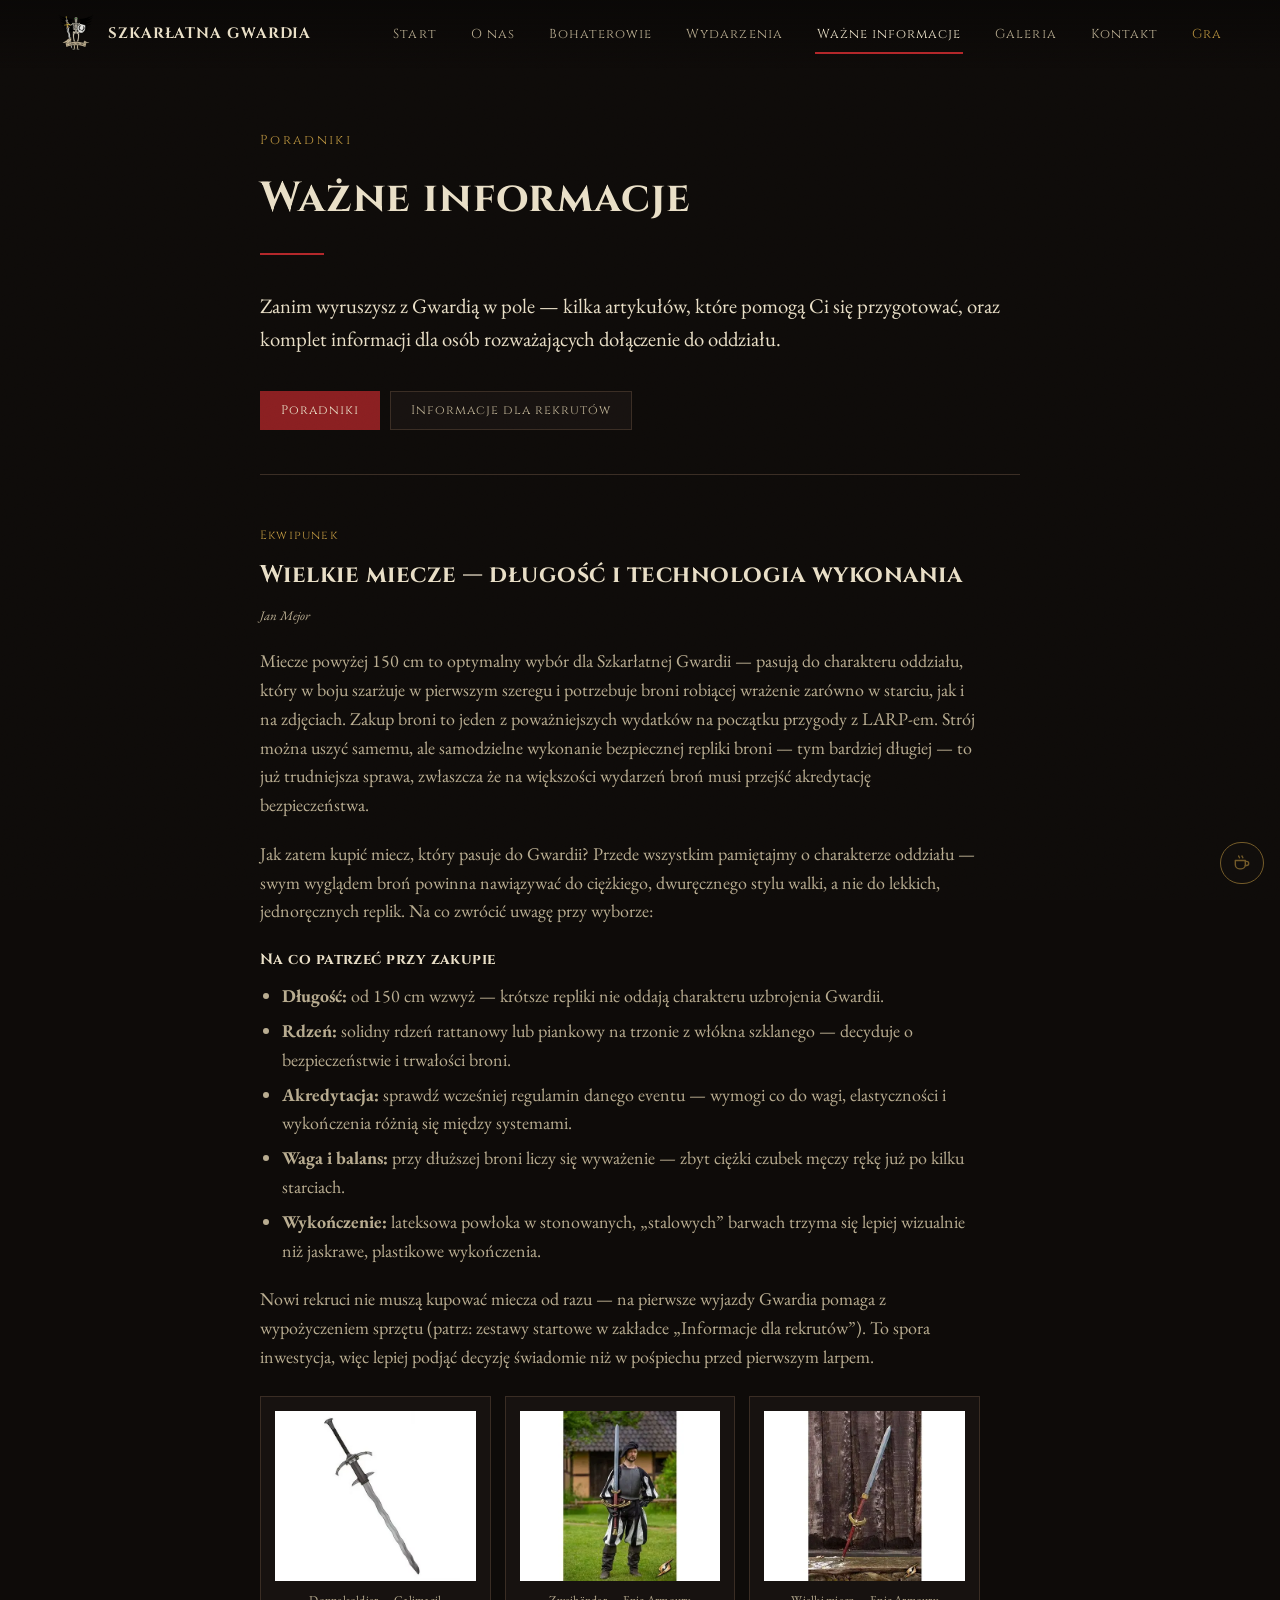
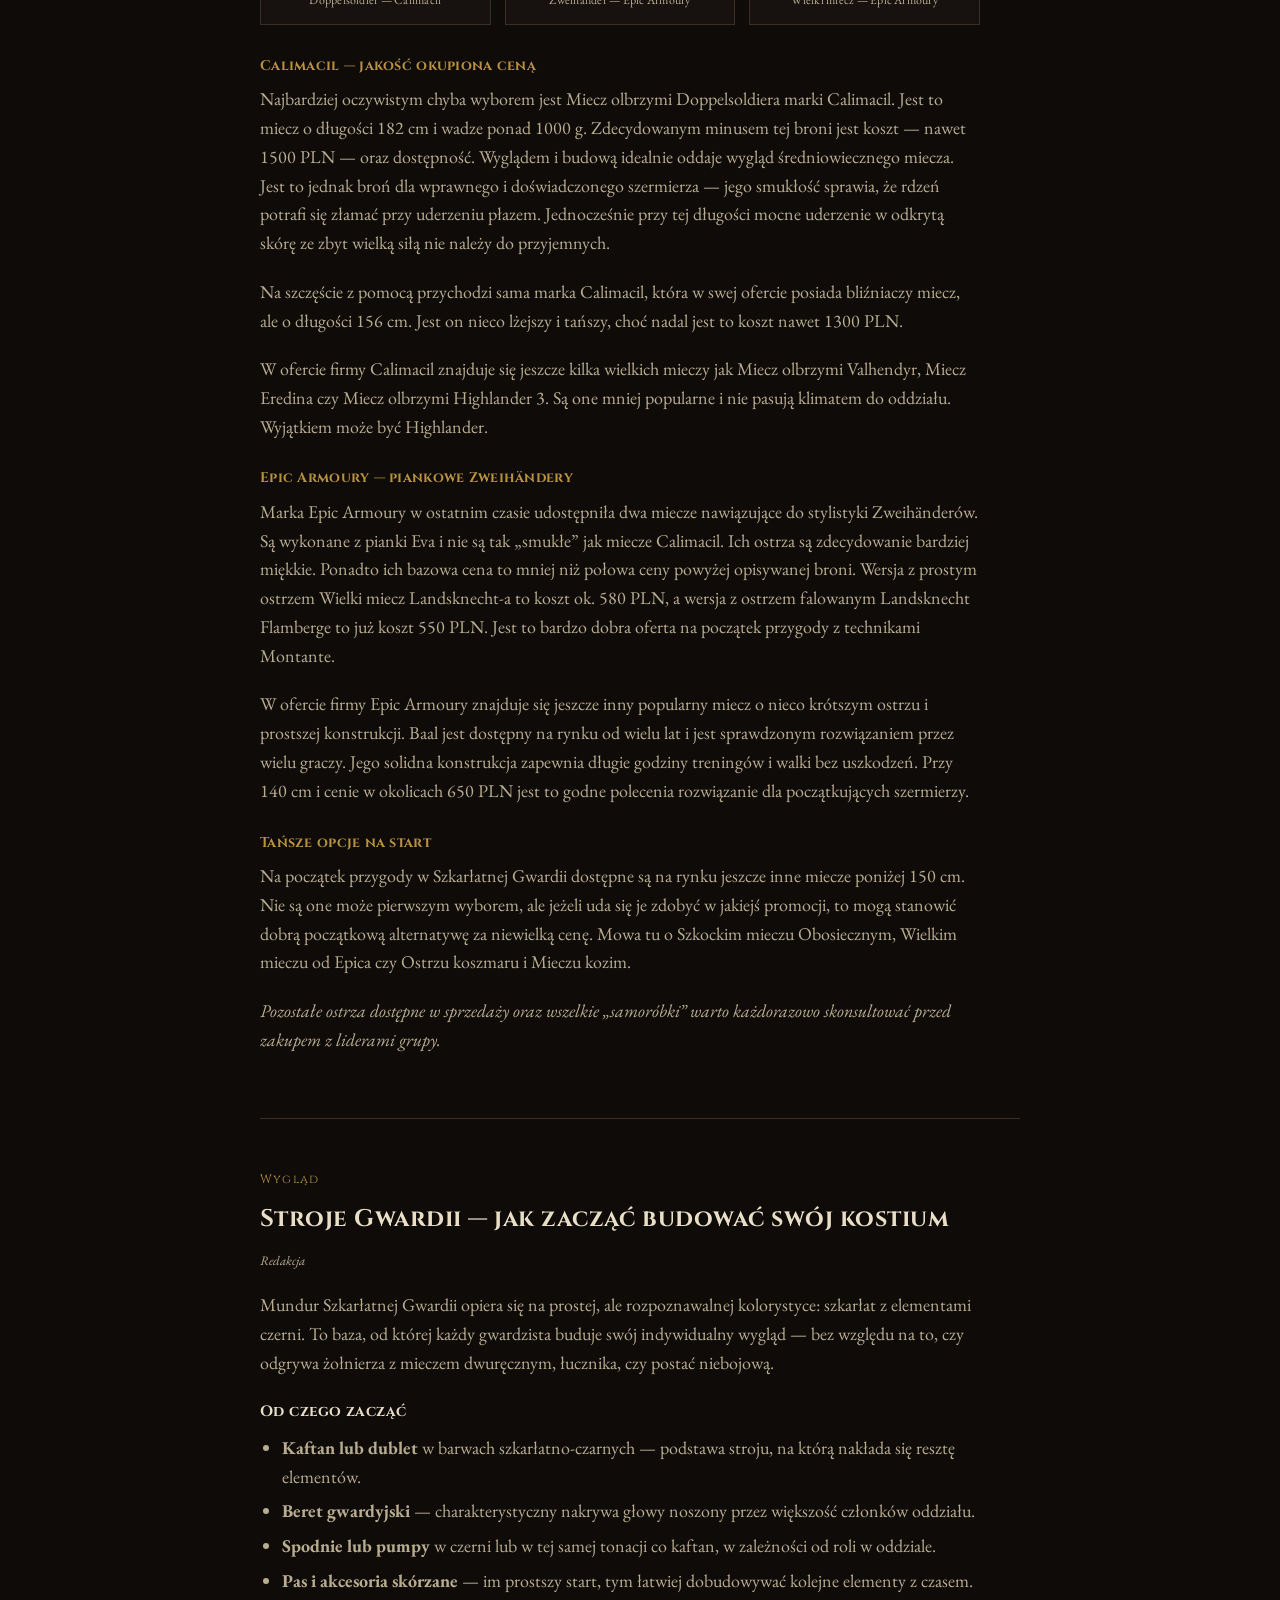
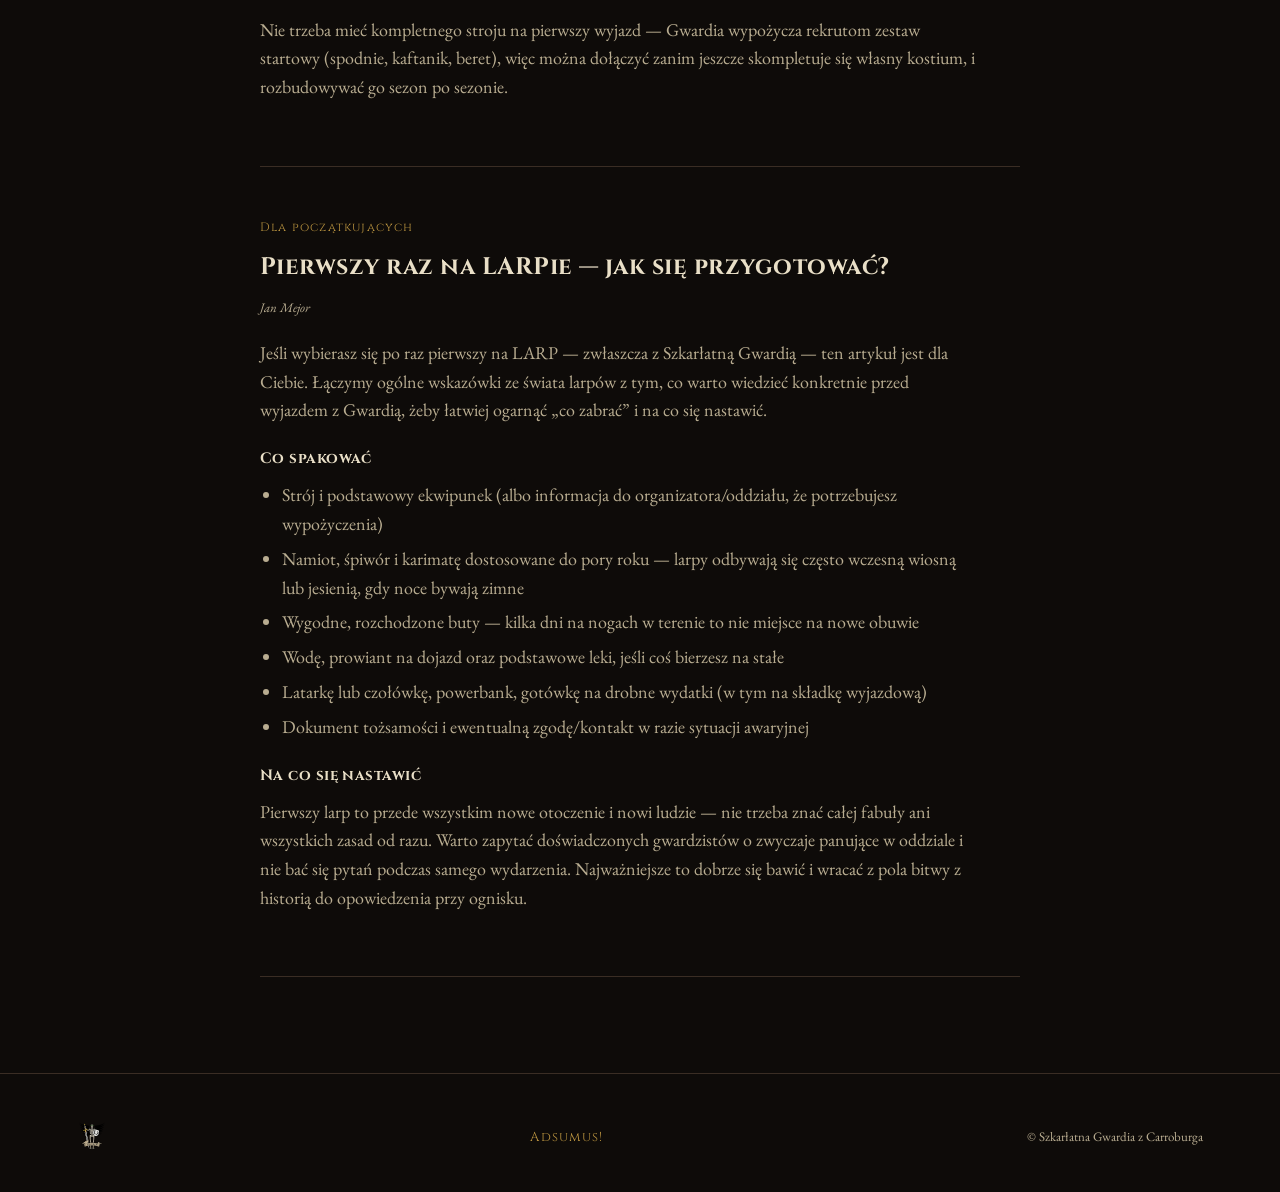
<file: informacje/index.html>
<!DOCTYPE html>
<html lang="pl">
<head>
<meta charset="UTF-8">
<meta name="viewport" content="width=device-width, initial-scale=1, viewport-fit=cover">
<title>Ważne informacje i poradniki larpowe | Szkarłatna Gwardia</title>
<meta name="description" content="Poradniki dla larpowców: wielkie miecze, stroje, pierwszy raz na larpie oraz informacje dla rekrutów dołączających do Szkarłatnej Gwardii z Warszawy.">
<link rel="canonical" href="https://szkarlatnagwardia.pl/informacje/">
<meta name="robots" content="index,follow,max-image-preview:large">
<meta name="theme-color" content="#0e0b09">
<link rel="icon" type="image/png" sizes="64x64" href="/assets/favicon.png">
<link rel="apple-touch-icon" href="/assets/img/herb.webp">
<meta property="og:type" content="website">
<meta property="og:site_name" content="Szkarłatna Gwardia z Carroburga">
<meta property="og:locale" content="pl_PL">
<meta property="og:title" content="Ważne informacje i poradniki larpowe | Szkarłatna Gwardia">
<meta property="og:description" content="Poradniki dla larpowców: wielkie miecze, stroje, pierwszy raz na larpie oraz informacje dla rekrutów dołączających do Szkarłatnej Gwardii z Warszawy.">
<meta property="og:url" content="https://szkarlatnagwardia.pl/informacje/">
<meta property="og:image" content="https://szkarlatnagwardia.pl/assets/img/og.jpg">
<meta property="og:image:width" content="1200">
<meta property="og:image:height" content="630">
<meta property="og:image:alt" content="Chorągiew Carroburga i świece na stole Szkarłatnej Gwardii">
<meta name="twitter:card" content="summary_large_image">
<meta name="twitter:title" content="Ważne informacje i poradniki larpowe | Szkarłatna Gwardia">
<meta name="twitter:description" content="Poradniki dla larpowców: wielkie miecze, stroje, pierwszy raz na larpie oraz informacje dla rekrutów dołączających do Szkarłatnej Gwardii z Warszawy.">
<meta name="twitter:image" content="https://szkarlatnagwardia.pl/assets/img/og.jpg">
<link rel="preconnect" href="https://fonts.googleapis.com">
<link rel="preconnect" href="https://fonts.gstatic.com" crossorigin>
<link href="https://fonts.googleapis.com/css2?family=Cinzel:wght@500;600;700;900&family=EB+Garamond:ital,wght@0,400;0,500;0,600;1,400&display=swap" rel="stylesheet">

<link rel="stylesheet" href="/assets/style.css">
<script type="application/ld+json">{"@context":"https://schema.org","@type":"BreadcrumbList","itemListElement":[{"@type":"ListItem","position":1,"name":"Start","item":"https://szkarlatnagwardia.pl/"},{"@type":"ListItem","position":2,"name":"Ważne informacje i poradniki larpowe","item":"https://szkarlatnagwardia.pl/informacje/"}]}</script>
</head>
<body>
<a class="skip" href="#main">Przejdź do treści</a>
<div class="grain"></div>

<header class="topnav" id="topnav">
  <a class="brand" href="/" aria-label="Szkarłatna Gwardia — strona główna">
    <img src="/assets/img/herb.webp" width="240" height="240" alt="Herb Szkarłatnej Gwardii">
    <span>SZKARŁATNA&nbsp;GWARDIA</span>
  </a>
  <button class="navToggle" id="navToggle" aria-label="Menu" aria-expanded="false" aria-controls="navLinks">MENU</button>
  <nav class="links" id="navLinks" aria-label="Główna nawigacja">
    <a class="nl" href="/">Start</a>
    <a class="nl" href="/o-nas/">O nas</a>
    <a class="nl" href="/bohaterowie/">Bohaterowie</a>
    <a class="nl" href="/wydarzenia/">Wydarzenia</a>
    <a class="nl active" href="/informacje/" aria-current="page">Ważne informacje</a>
    <a class="nl" href="/galeria/">Galeria</a>
    <a class="nl" href="/kontakt/">Kontakt</a>
    <a class="nav-game" href="/gra/">Gra</a>
  </nav>
</header>

<main id="main">
<div class="page active" id="page-informacje">
  <section style="padding-top:calc(env(safe-area-inset-top,0px) + 130px);">
    <div class="wrap narrow">
      <span class="eyebrow">Poradniki</span>
      <h1 class="pt">Ważne informacje</h1>
      <div class="rule"></div>
      <p class="lead" style="margin-bottom:36px;">Zanim wyruszysz z Gwardią w pole — kilka artykułów, które pomogą Ci się przygotować, oraz komplet informacji dla osób rozważających dołączenie do oddziału.</p>

      <div class="subnav">
        <button class="active" data-sub="poradniki" onclick="goSub('poradniki')">Poradniki</button>
        <button data-sub="rekruci" onclick="goSub('rekruci')">Informacje dla rekrutów</button>
      </div>

      <div class="subpage active" id="sub-poradniki">
      <div class="articles">

        <article class="article">
          <span class="tag">Ekwipunek</span>
          <h3>Wielkie miecze — długość i technologia wykonania</h3>
          <p class="meta">Jan Mejor</p>
          <p>Miecze powyżej 150 cm to optymalny wybór dla Szkarłatnej Gwardii — pasują do charakteru oddziału, który w boju szarżuje w pierwszym szeregu i potrzebuje broni robiącej wrażenie zarówno w starciu, jak i na zdjęciach. Zakup broni to jeden z poważniejszych wydatków na początku przygody z LARP-em. Strój można uszyć samemu, ale samodzielne wykonanie bezpiecznej repliki broni — tym bardziej długiej — to już trudniejsza sprawa, zwłaszcza że na większości wydarzeń broń musi przejść akredytację bezpieczeństwa.</p>
          <p>Jak zatem kupić miecz, który pasuje do Gwardii? Przede wszystkim pamiętajmy o charakterze oddziału — swym wyglądem broń powinna nawiązywać do ciężkiego, dwuręcznego stylu walki, a nie do lekkich, jednoręcznych replik. Na co zwrócić uwagę przy wyborze:</p>
          <h4>Na co patrzeć przy zakupie</h4>
          <ul>
            <li><strong>Długość:</strong> od 150 cm wzwyż — krótsze repliki nie oddają charakteru uzbrojenia Gwardii.</li>
            <li><strong>Rdzeń:</strong> solidny rdzeń rattanowy lub piankowy na trzonie z włókna szklanego — decyduje o bezpieczeństwie i trwałości broni.</li>
            <li><strong>Akredytacja:</strong> sprawdź wcześniej regulamin danego eventu — wymogi co do wagi, elastyczności i wykończenia różnią się między systemami.</li>
            <li><strong>Waga i balans:</strong> przy dłuższej broni liczy się wyważenie — zbyt ciężki czubek męczy rękę już po kilku starciach.</li>
            <li><strong>Wykończenie:</strong> lateksowa powłoka w stonowanych, „stalowych” barwach trzyma się lepiej wizualnie niż jaskrawe, plastikowe wykończenia.</li>
          </ul>
          <p>Nowi rekruci nie muszą kupować miecza od razu — na pierwsze wyjazdy Gwardia pomaga z wypożyczeniem sprzętu (patrz: zestawy startowe w zakładce „Informacje dla rekrutów”). To spora inwestycja, więc lepiej podjąć decyzję świadomie niż w pośpiechu przed pierwszym larpem.</p>

          <div class="sword-imgs">
            <figure><img src="/assets/img/miecz-olbrzymi-doppelsoldier-calimacil.webp" alt="Miecz olbrzymi Doppelsoldier, Calimacil" width="438" height="438" loading="lazy" decoding="async"><figcaption>Doppelsoldier — Calimacil</figcaption></figure>
            <figure><img src="/assets/img/miecz-w-stylu-zweihandera-epic-armoury.webp" alt="Miecz w stylu Zweihändera, Epic Armoury" width="438" height="438" loading="lazy" decoding="async"><figcaption>Zweihänder — Epic Armoury</figcaption></figure>
            <figure><img src="/assets/img/miecz-dwureczny-w-stylu-landsknechta-epic-armour.webp" alt="Miecz dwuręczny w stylu landsknechta, Epic Armoury" width="438" height="438" loading="lazy" decoding="async"><figcaption>Wielki miecz — Epic Armoury</figcaption></figure>
          </div>

          <h5>Calimacil — jakość okupiona ceną</h5>
          <p>Najbardziej oczywistym chyba wyborem jest Miecz olbrzymi Doppelsoldiera marki Calimacil. Jest to miecz o długości 182 cm i wadze ponad 1000 g. Zdecydowanym minusem tej broni jest koszt — nawet 1500 PLN — oraz dostępność. Wyglądem i budową idealnie oddaje wygląd średniowiecznego miecza. Jest to jednak broń dla wprawnego i doświadczonego szermierza — jego smukłość sprawia, że rdzeń potrafi się złamać przy uderzeniu płazem. Jednocześnie przy tej długości mocne uderzenie w odkrytą skórę ze zbyt wielką siłą nie należy do przyjemnych.</p>
          <p>Na szczęście z pomocą przychodzi sama marka Calimacil, która w swej ofercie posiada bliźniaczy miecz, ale o długości 156 cm. Jest on nieco lżejszy i tańszy, choć nadal jest to koszt nawet 1300 PLN.</p>
          <p>W ofercie firmy Calimacil znajduje się jeszcze kilka wielkich mieczy jak Miecz olbrzymi Valhendyr, Miecz Eredina czy Miecz olbrzymi Highlander 3. Są one mniej popularne i nie pasują klimatem do oddziału. Wyjątkiem może być Highlander.</p>

          <h5>Epic Armoury — piankowe Zweihändery</h5>
          <p>Marka Epic Armoury w ostatnim czasie udostępniła dwa miecze nawiązujące do stylistyki Zweihänderów. Są wykonane z pianki Eva i nie są tak „smukłe” jak miecze Calimacil. Ich ostrza są zdecydowanie bardziej miękkie. Ponadto ich bazowa cena to mniej niż połowa ceny powyżej opisywanej broni. Wersja z prostym ostrzem Wielki miecz Landsknecht-a to koszt ok. 580 PLN, a wersja z ostrzem falowanym Landsknecht Flamberge to już koszt 550 PLN. Jest to bardzo dobra oferta na początek przygody z technikami Montante.</p>
          <p>W ofercie firmy Epic Armoury znajduje się jeszcze inny popularny miecz o nieco krótszym ostrzu i prostszej konstrukcji. Baal jest dostępny na rynku od wielu lat i jest sprawdzonym rozwiązaniem przez wielu graczy. Jego solidna konstrukcja zapewnia długie godziny treningów i walki bez uszkodzeń. Przy 140 cm i cenie w okolicach 650 PLN jest to godne polecenia rozwiązanie dla początkujących szermierzy.</p>

          <h5>Tańsze opcje na start</h5>
          <p>Na początek przygody w Szkarłatnej Gwardii dostępne są na rynku jeszcze inne miecze poniżej 150 cm. Nie są one może pierwszym wyborem, ale jeżeli uda się je zdobyć w jakiejś promocji, to mogą stanowić dobrą początkową alternatywę za niewielką cenę. Mowa tu o Szkockim mieczu Obosiecznym, Wielkim mieczu od Epica czy Ostrzu koszmaru i Mieczu kozim.</p>
          <p style="font-style:italic;">Pozostałe ostrza dostępne w sprzedaży oraz wszelkie „samoróbki” warto każdorazowo skonsultować przed zakupem z liderami grupy.</p>
        </article>

        <article class="article">
          <span class="tag">Wygląd</span>
          <h3>Stroje Gwardii — jak zacząć budować swój kostium</h3>
          <p class="meta">Redakcja</p>
          <p>Mundur Szkarłatnej Gwardii opiera się na prostej, ale rozpoznawalnej kolorystyce: szkarłat z elementami czerni. To baza, od której każdy gwardzista buduje swój indywidualny wygląd — bez względu na to, czy odgrywa żołnierza z mieczem dwuręcznym, łucznika, czy postać niebojową.</p>
          <h4>Od czego zacząć</h4>
          <ul>
            <li><strong>Kaftan lub dublet</strong> w barwach szkarłatno-czarnych — podstawa stroju, na którą nakłada się resztę elementów.</li>
            <li><strong>Beret gwardyjski</strong> — charakterystyczny nakrywa głowy noszony przez większość członków oddziału.</li>
            <li><strong>Spodnie lub pumpy</strong> w czerni lub w tej samej tonacji co kaftan, w zależności od roli w oddziale.</li>
            <li><strong>Pas i akcesoria skórzane</strong> — im prostszy start, tym łatwiej dobudowywać kolejne elementy z czasem.</li>
          </ul>
          <p>Nie trzeba mieć kompletnego stroju na pierwszy wyjazd — Gwardia wypożycza rekrutom zestaw startowy (spodnie, kaftanik, beret), więc można dołączyć zanim jeszcze skompletuje się własny kostium, i rozbudowywać go sezon po sezonie.</p>
        </article>

        <article class="article">
          <span class="tag">Dla początkujących</span>
          <h3>Pierwszy raz na LARPie — jak się przygotować?</h3>
          <p class="meta">Jan Mejor</p>
          <p>Jeśli wybierasz się po raz pierwszy na LARP — zwłaszcza z Szkarłatną Gwardią — ten artykuł jest dla Ciebie. Łączymy ogólne wskazówki ze świata larpów z tym, co warto wiedzieć konkretnie przed wyjazdem z Gwardią, żeby łatwiej ogarnąć „co zabrać” i na co się nastawić.</p>
          <h4>Co spakować</h4>
          <ul>
            <li>Strój i podstawowy ekwipunek (albo informacja do organizatora/oddziału, że potrzebujesz wypożyczenia)</li>
            <li>Namiot, śpiwór i karimatę dostosowane do pory roku — larpy odbywają się często wczesną wiosną lub jesienią, gdy noce bywają zimne</li>
            <li>Wygodne, rozchodzone buty — kilka dni na nogach w terenie to nie miejsce na nowe obuwie</li>
            <li>Wodę, prowiant na dojazd oraz podstawowe leki, jeśli coś bierzesz na stałe</li>
            <li>Latarkę lub czołówkę, powerbank, gotówkę na drobne wydatki (w tym na składkę wyjazdową)</li>
            <li>Dokument tożsamości i ewentualną zgodę/kontakt w razie sytuacji awaryjnej</li>
          </ul>
          <h4>Na co się nastawić</h4>
          <p>Pierwszy larp to przede wszystkim nowe otoczenie i nowi ludzie — nie trzeba znać całej fabuły ani wszystkich zasad od razu. Warto zapytać doświadczonych gwardzistów o zwyczaje panujące w oddziale i nie bać się pytań podczas samego wydarzenia. Najważniejsze to dobrze się bawić i wracać z pola bitwy z historią do opowiedzenia przy ognisku.</p>
        </article>

      </div>
      </div>

      <div class="subpage" id="sub-rekruci">

        <p class="lead">Szkarłatna Gwardia z Carroburga to grupa larpowa odgrywająca elitarny oddział Gwardii Książęcej z miasta Carroburg, osadzona w uniwersum Warhammera. Jednostka jest elitarną formacją podlegającą bezpośrednio Wielkiemu Księciu Carroburga — fabularnie nie podlegamy pod żaden inny oddział. Jesteśmy drużyną szturmową ze wsparciem strzelców.</p>
        <p>W skład Gwardii wchodzą zarówno gracze odgrywający tradycyjnego dla Carroburga żołnierza z mieczem dwuręcznym, jak i łucznicy. Znajdziesz u nas też postacie kwatermistrzów, muzyków, postacie szlacheckie oraz inne role niebojowe — charakter postaci nie jest z góry narzucony, choć sam oddział ma charakter militarny, ze strukturą wojskową, i warto brać to pod uwagę przy zaciągu. W toku larpów nawiązaliśmy bratnie relacje z oddziałem muszkieterów z Marienburga oraz utrzymujemy dobre stosunki z oddziałami zrzeszonymi pod sztandarem Starowierców.</p>

        <h3 style="margin-top:50px;">Czego oczekujemy</h3>
        <div class="rule"></div>
        <div class="req-grid">
          <div class="card">
            <h4>Odgrywanie elitarnego żołnierza</h4>
            <p>Gwardia to elitarny oddział z Carroburga: zdyscyplinowany, zadbany i pewny siebie, ale z poczuciem humoru. Oczekujemy dbałości o strój, sztandar i jakość odgrywania. Na zbiórkach i musztrach trzymamy luźny szyk, a gdy sytuacja tego wymaga, prezentujemy się najlepiej ze wszystkich.</p>
          </div>
          <div class="card">
            <h4>Uznanie zwierzchnictwa jednego Kapitana</h4>
            <p>Gwardia ma jednego Kapitana, któremu podlegają wszyscy jej członkowie. Na wydarzeniach to on wyznacza zastępcę lub dziesiętnika. Oczekujemy rzetelnego wykonywania rozkazów i przydzielonych zadań.</p>
          </div>
          <div class="card">
            <h4>Jedna spójna drużyna o wielu specjalizacjach</h4>
            <p>Nie ma u nas oddziałów pobocznych ani samodzielnych inicjatyw. Wszyscy tworzą jedną Gwardię: miecznicy, łucznicy, medycy, kapłani, magowie, kwatermistrzowie, muzycy i postacie szlacheckie. Każdy znajdzie swoje miejsce, ale pod jednym sztandarem.</p>
          </div>
          <div class="card">
            <h4>Dobrowolność poza grą</h4>
            <p>Nikt nie jest zmuszany do aktywności poza grą — możesz po prostu jeździć na larpy i dobrze się bawić. Wyjątkiem jest udział w jednym treningu lub warsztacie w roku. Na samej grze oczekujemy udziału w przydzielonych zadaniach.</p>
          </div>
          <div class="card">
            <h4>Rangi Gwardzisty</h4>
            <p>Ranga Gwardzisty jest zarezerwowana dla stałych członków opłacających składki, którzy przeszli chrzest bojowy na 3 kolejnych wyjazdach. To zaszczyt, ale i obowiązki. Gwardzista składa przysięgę i potrafi ją wyrecytować.</p>
          </div>
          <div class="card">
            <h4>Aktywność na grupie FB</h4>
            <p>Wspólnie podejmujemy decyzje dotyczące losów oddziału, dyskutujemy o stroju i uzbrojeniu oraz ustalamy terminy spotkań — dlatego oczekujemy choćby minimalnej aktywności na grupie.</p>
          </div>
          <div class="card">
            <h4>Brak przynależności do innej grupy imperialnej</h4>
            <p>Członek Gwardii nie może jednocześnie należeć do innej grupy imperialnej. Nic dodać, nic ująć.</p>
          </div>
          <div class="card">
            <h4>Okolice Warszawy lub gotowość do przyjazdu</h4>
            <p>Gwardia regularnie spotyka się w Warszawie (ul. Żytnia 64) — tam rozpoczynają się wszystkie nasze wyjazdy. Oczekujemy chęci brania udziału we wspólnych aktywnościach.</p>
          </div>
          <div class="card">
            <h4>Dyscyplina finansowa</h4>
            <p>Od stałych członków wymagamy regularnego opłacania składek stałych i wyjazdowych.<br><strong>15 zł/mies.</strong> — składka na przestrzeń magazynową oraz rekwizyty na larpy.<br><strong>25 zł</strong> — składka przy każdym wyjeździe, na siano, drewno, naprawy sprzętu i wymogi larpa.<br>Zaległości skutkują ostrzeżeniem, drugim ostrzeżeniem, degradacją, a w ostateczności pożegnaniem z drużyną. Rekruci mogą płacić składki, jeśli chcą aktywnie wspierać drużynę i w przyszłości zostać Gwardzistami.</p>
          </div>
          <div class="card">
            <h4>Trening lub warsztat</h4>
            <p>Wymagamy udziału w co najmniej jednym treningu lub warsztacie larpowym organizowanym przez Gwardię w ciągu roku. Treningi dotyczą strategii oddziału i roli poszczególnych osób, więc znajdzie się na nich miejsce dla każdego. Osoby walczące zachęcamy do częstszego ćwiczenia na treningach larpowych poza Gwardią.</p>
          </div>
        </div>

        <h3 style="margin-top:60px;">Co oferujemy</h3>
        <div class="rule"></div>
        <div class="offer-grid">
          <div class="card"><h4>Dobrą zabawę</h4><p>Zorganizowaliśmy się, by przeżywać niesamowite przygody i dobrze się przy tym bawić — i właśnie tego oczekuj po wyjeździe z nami.</p></div>
          <div class="card"><h4>Własną siedzibę</h4><p>Siedziba Gwardii mieści się przy ul. Żytniej 64 w Warszawie.</p></div>
          <div class="card"><h4>Sprzęt obozowy</h4><p>Dysponujemy sprzętem obozowym stylizowanym pod uniwersum Warhammera i podobne imprezy.</p></div>
          <div class="card"><h4>Biesiady</h4><p>Trzy razy do roku organizujemy czterogodzinne larpowe biesiady — jadło, napitek, szulernia i szczątkowa fabuła do „wkręcenia się”.</p></div>
          <div class="card"><h4>Treningi</h4><p>Co jakiś czas organizujemy treningi na broń bezpieczną, otwarte również dla osób spoza Gwardii.</p></div>
          <div class="card"><h4>Zestawy startowe</h4><p>Spodnie, kaftanik zakładany na wzór kimona (dopasowuje się do różnych rozmiarów) i beret — do wypożyczenia za 50 zł. Od rekruta oczekujemy odgrywania roli rekruta i pomocy w obowiązkach obozowych.</p></div>
          <div class="card"><h4>Największe gry bitewne</h4><p>Nasz plan wyjazdowy obejmuje m.in. Mroczną Knieję, Zweihander: Nim Nadejdą Mrozy oraz Herezję Sigmara.</p></div>
          <div class="card"><h4>Zniżki w Rekwizytorni</h4><p>10% na Epic Armoury, RFB i Mytholon, 15% na strzały i bełty IDV, 20% na pancerze larpowe i 25% na miecze dwuręczne Epic Armoury. <a href="https://rekwizytornia.com.pl/smartblog/128_Szkar%C5%82atna-Gwardia.html" target="_blank" rel="noopener">Zobacz szczegóły →</a></p></div>
          <div class="card"><h4>Kontakty z rzemieślnikami</h4><p>Mamy sprawdzone kontakty do najlepszych rzemieślników larpowych.</p></div>
          <div class="card"><h4>Doświadczenie</h4><p>Na Gwardię składają się gracze z co najmniej kilkuletnim doświadczeniem larpowym — zawsze jest z kim pogadać i kogo zapytać o radę.</p></div>
        </div>

        <div class="callout" style="margin-top:56px;">
          <p style="margin-bottom:0;">Zainteresowany dołączeniem? Napisz do nas przez <a href="https://www.facebook.com/Szkar%C5%82atna-Gwardia-z-Carroburga-110589673651254/" target="_blank" rel="noopener">Facebook</a> lub odwiedź zakładkę <a href="/kontakt/" style="text-decoration:underline;">Kontakt</a>.</p>
        </div>

      </div>

    </div>
  </section>
</div>
</main>


<footer>
  <div class="brand" style="cursor:default;">
    <img src="/assets/img/herb.webp" alt="Herb Gwardii" width="240" height="240" decoding="async">
  </div>
  <div class="motto">Adsumus!</div>
  <div class="copy">© Szkarłatna Gwardia z Carroburga</div>
</footer>

<script src="/assets/site.js" defer></script>
<a class="bmc-float" href="https://buymeacoffee.com/unclekyoshi" target="_blank" rel="noopener" aria-label="Postaw kawę — wesprzyj Szkarłatną Gwardię (Buy Me a Coffee)" title="Postaw kawę"><span class="bmc-ic"><svg viewBox="0 0 24 24" width="20" height="20" fill="none" stroke="currentColor" stroke-width="1.7" stroke-linecap="round" stroke-linejoin="round" aria-hidden="true"><path d="M4 9h12v5a5 5 0 0 1-5 5H9a5 5 0 0 1-5-5V9z"/><path d="M16 10h1.5a2.5 2.5 0 0 1 0 5H16"/><path d="M8 3.5c0 1 1 1.2 1 2.2M12 3.5c0 1 1 1.2 1 2.2"/></svg></span><span class="bmc-tx">Postaw kawę</span></a>
</body>
</html>
</file>
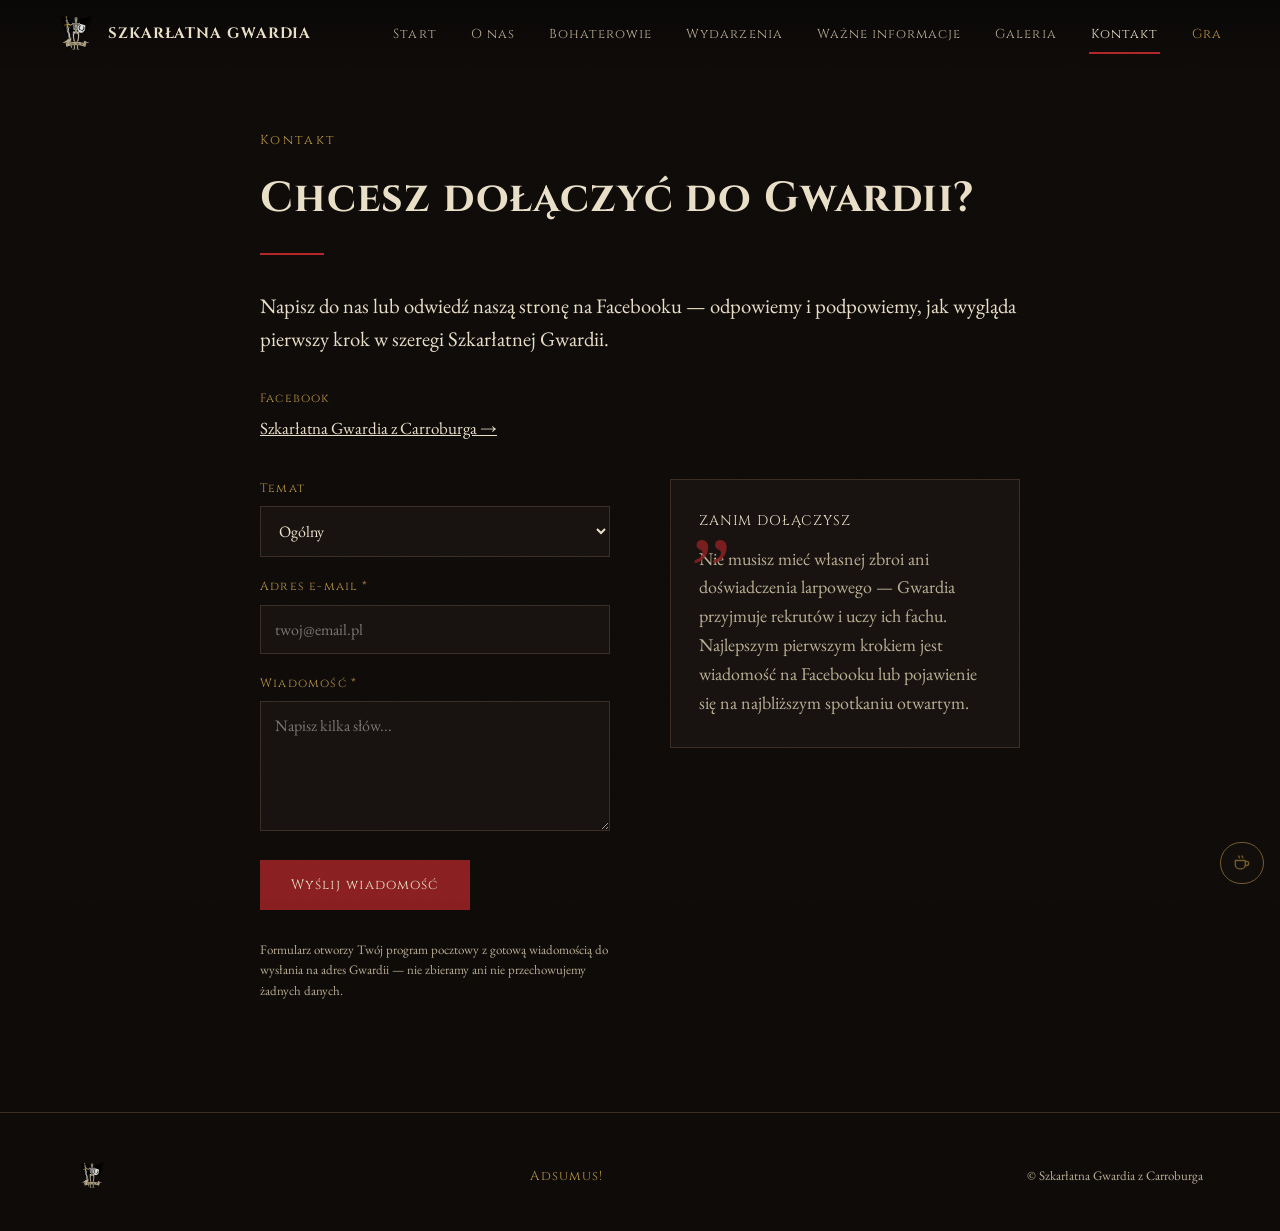
<file: kontakt/index.html>
<!DOCTYPE html>
<html lang="pl">
<head>
<meta charset="UTF-8">
<meta name="viewport" content="width=device-width, initial-scale=1, viewport-fit=cover">
<title>Kontakt i dołączanie do Gwardii | Szkarłatna Gwardia</title>
<meta name="description" content="Chcesz dołączyć do Szkarłatnej Gwardii z Carroburga lub nawiązać współpracę? Napisz do nas przez formularz kontaktowy lub Facebook.">
<link rel="canonical" href="https://szkarlatnagwardia.pl/kontakt/">
<meta name="robots" content="index,follow,max-image-preview:large">
<meta name="theme-color" content="#0e0b09">
<link rel="icon" type="image/png" sizes="64x64" href="/assets/favicon.png">
<link rel="apple-touch-icon" href="/assets/img/herb.webp">
<meta property="og:type" content="website">
<meta property="og:site_name" content="Szkarłatna Gwardia z Carroburga">
<meta property="og:locale" content="pl_PL">
<meta property="og:title" content="Kontakt i dołączanie do Gwardii | Szkarłatna Gwardia">
<meta property="og:description" content="Chcesz dołączyć do Szkarłatnej Gwardii z Carroburga lub nawiązać współpracę? Napisz do nas przez formularz kontaktowy lub Facebook.">
<meta property="og:url" content="https://szkarlatnagwardia.pl/kontakt/">
<meta property="og:image" content="https://szkarlatnagwardia.pl/assets/img/og.jpg">
<meta property="og:image:width" content="1200">
<meta property="og:image:height" content="630">
<meta property="og:image:alt" content="Chorągiew Carroburga i świece na stole Szkarłatnej Gwardii">
<meta name="twitter:card" content="summary_large_image">
<meta name="twitter:title" content="Kontakt i dołączanie do Gwardii | Szkarłatna Gwardia">
<meta name="twitter:description" content="Chcesz dołączyć do Szkarłatnej Gwardii z Carroburga lub nawiązać współpracę? Napisz do nas przez formularz kontaktowy lub Facebook.">
<meta name="twitter:image" content="https://szkarlatnagwardia.pl/assets/img/og.jpg">
<link rel="preconnect" href="https://fonts.googleapis.com">
<link rel="preconnect" href="https://fonts.gstatic.com" crossorigin>
<link href="https://fonts.googleapis.com/css2?family=Cinzel:wght@500;600;700;900&family=EB+Garamond:ital,wght@0,400;0,500;0,600;1,400&display=swap" rel="stylesheet">

<link rel="stylesheet" href="/assets/style.css">
<script type="application/ld+json">{"@context":"https://schema.org","@type":"BreadcrumbList","itemListElement":[{"@type":"ListItem","position":1,"name":"Start","item":"https://szkarlatnagwardia.pl/"},{"@type":"ListItem","position":2,"name":"Kontakt i dołączanie do Gwardii","item":"https://szkarlatnagwardia.pl/kontakt/"}]}</script>
</head>
<body>
<a class="skip" href="#main">Przejdź do treści</a>
<div class="grain"></div>

<header class="topnav" id="topnav">
  <a class="brand" href="/" aria-label="Szkarłatna Gwardia — strona główna">
    <img src="/assets/img/herb.webp" width="240" height="240" alt="Herb Szkarłatnej Gwardii">
    <span>SZKARŁATNA&nbsp;GWARDIA</span>
  </a>
  <button class="navToggle" id="navToggle" aria-label="Menu" aria-expanded="false" aria-controls="navLinks">MENU</button>
  <nav class="links" id="navLinks" aria-label="Główna nawigacja">
    <a class="nl" href="/">Start</a>
    <a class="nl" href="/o-nas/">O nas</a>
    <a class="nl" href="/bohaterowie/">Bohaterowie</a>
    <a class="nl" href="/wydarzenia/">Wydarzenia</a>
    <a class="nl" href="/informacje/">Ważne informacje</a>
    <a class="nl" href="/galeria/">Galeria</a>
    <a class="nl active" href="/kontakt/" aria-current="page">Kontakt</a>
    <a class="nav-game" href="/gra/">Gra</a>
  </nav>
</header>

<main id="main">
<div class="page active" id="page-kontakt">
  <section style="padding-top:calc(env(safe-area-inset-top,0px) + 130px);">
    <div class="wrap narrow">
      <span class="eyebrow">Kontakt</span>
      <h1 class="pt">Chcesz dołączyć do Gwardii?</h1>
      <div class="rule"></div>
      <p class="lead">Napisz do nas lub odwiedź naszą stronę na Facebooku — odpowiemy i podpowiemy, jak wygląda pierwszy krok w szeregi Szkarłatnej Gwardii.</p>

      <div class="field" style="margin-top:34px;">
        <span class="k">Facebook</span>
        <span class="v"><a href="https://www.facebook.com/Szkar%C5%82atna-Gwardia-z-Carroburga-110589673651254/" target="_blank" rel="noopener">Szkarłatna Gwardia z Carroburga →</a></span>
      </div>

      <div class="contact-grid" style="margin-top:36px;">
        <form class="contact-form" id="contactForm" onsubmit="return sendContactForm(event)">
          <div>
            <label for="cf-topic">Temat</label>
            <select id="cf-topic" required>
              <option value="Ogólny">Ogólny</option>
              <option value="Chcę dołączyć">Chcę dołączyć</option>
              <option value="Opinie">Opinie</option>
              <option value="Chcę nawiązać współpracę">Chcę nawiązać współpracę</option>
            </select>
          </div>
          <div>
            <label for="cf-email">Adres e-mail *</label>
            <input type="email" id="cf-email" required placeholder="twoj@email.pl">
          </div>
          <div>
            <label for="cf-message">Wiadomość *</label>
            <textarea id="cf-message" required placeholder="Napisz kilka słów..."></textarea>
          </div>
          <button type="submit" class="btn primary">Wyślij wiadomość</button>
          <p class="form-note">Formularz otworzy Twój program pocztowy z gotową wiadomością do wysłania na adres Gwardii — nie zbieramy ani nie przechowujemy żadnych danych.</p>
        </form>

        <div class="callout" style="padding:30px 28px;height:fit-content;">
          <p style="margin-bottom:12px;color:var(--parchment);font-family:var(--font-display);font-size:14px;letter-spacing:.06em;">ZANIM DOŁĄCZYSZ</p>
          <p style="margin-bottom:0;">Nie musisz mieć własnej zbroi ani doświadczenia larpowego — Gwardia przyjmuje rekrutów i uczy ich fachu. Najlepszym pierwszym krokiem jest wiadomość na Facebooku lub pojawienie się na najbliższym spotkaniu otwartym.</p>
        </div>
      </div>
    </div>
  </section>
</div>
</main>


<footer>
  <div class="brand" style="cursor:default;">
    <img src="/assets/img/herb.webp" alt="Herb Gwardii" width="240" height="240" decoding="async">
  </div>
  <div class="motto">Adsumus!</div>
  <div class="copy">© Szkarłatna Gwardia z Carroburga</div>
</footer>

<script src="/assets/site.js" defer></script>
<a class="bmc-float" href="https://buymeacoffee.com/unclekyoshi" target="_blank" rel="noopener" aria-label="Postaw kawę — wesprzyj Szkarłatną Gwardię (Buy Me a Coffee)" title="Postaw kawę"><span class="bmc-ic"><svg viewBox="0 0 24 24" width="20" height="20" fill="none" stroke="currentColor" stroke-width="1.7" stroke-linecap="round" stroke-linejoin="round" aria-hidden="true"><path d="M4 9h12v5a5 5 0 0 1-5 5H9a5 5 0 0 1-5-5V9z"/><path d="M16 10h1.5a2.5 2.5 0 0 1 0 5H16"/><path d="M8 3.5c0 1 1 1.2 1 2.2M12 3.5c0 1 1 1.2 1 2.2"/></svg></span><span class="bmc-tx">Postaw kawę</span></a>
</body>
</html>
</file>
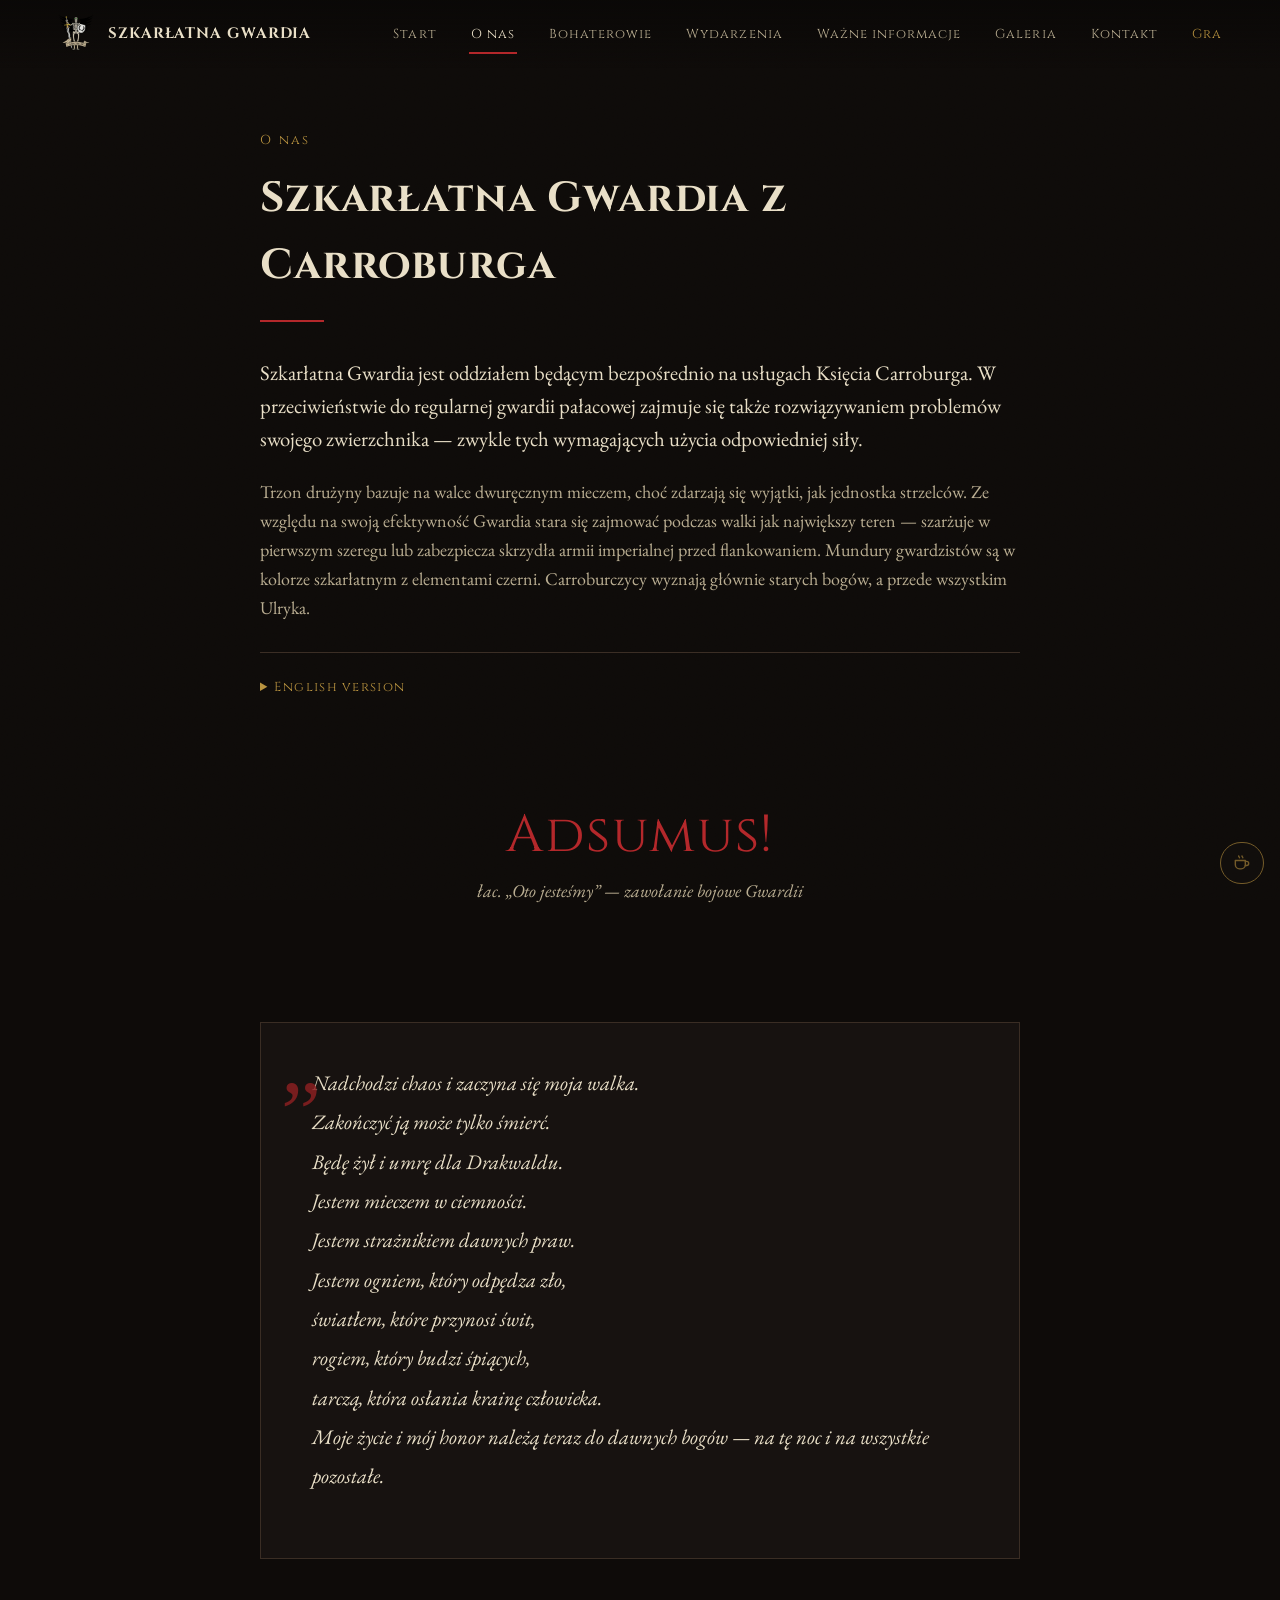
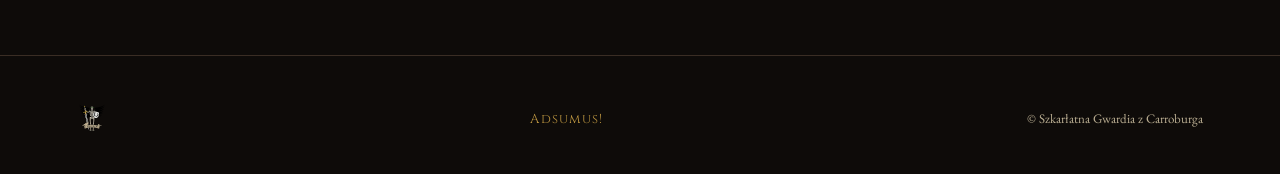
<file: o-nas/index.html>
<!DOCTYPE html>
<html lang="pl">
<head>
<meta charset="UTF-8">
<meta name="viewport" content="width=device-width, initial-scale=1, viewport-fit=cover">
<title>O nas – Szkarłatna Gwardia z Carroburga | grupa larpowa</title>
<meta name="description" content="Poznaj Szkarłatną Gwardię z Carroburga: elitarny oddział larpowy z uniwersum Warhammer Fantasy z Warszawy. Historia, przysięga i zasady Gwardii.">
<link rel="canonical" href="https://szkarlatnagwardia.pl/o-nas/">
<meta name="robots" content="index,follow,max-image-preview:large">
<meta name="theme-color" content="#0e0b09">
<link rel="icon" type="image/png" sizes="64x64" href="/assets/favicon.png">
<link rel="apple-touch-icon" href="/assets/img/herb.webp">
<meta property="og:type" content="website">
<meta property="og:site_name" content="Szkarłatna Gwardia z Carroburga">
<meta property="og:locale" content="pl_PL">
<meta property="og:title" content="O nas – Szkarłatna Gwardia z Carroburga | grupa larpowa">
<meta property="og:description" content="Poznaj Szkarłatną Gwardię z Carroburga: elitarny oddział larpowy z uniwersum Warhammer Fantasy z Warszawy. Historia, przysięga i zasady Gwardii.">
<meta property="og:url" content="https://szkarlatnagwardia.pl/o-nas/">
<meta property="og:image" content="https://szkarlatnagwardia.pl/assets/img/og.jpg">
<meta property="og:image:width" content="1200">
<meta property="og:image:height" content="630">
<meta property="og:image:alt" content="Chorągiew Carroburga i świece na stole Szkarłatnej Gwardii">
<meta name="twitter:card" content="summary_large_image">
<meta name="twitter:title" content="O nas – Szkarłatna Gwardia z Carroburga | grupa larpowa">
<meta name="twitter:description" content="Poznaj Szkarłatną Gwardię z Carroburga: elitarny oddział larpowy z uniwersum Warhammer Fantasy z Warszawy. Historia, przysięga i zasady Gwardii.">
<meta name="twitter:image" content="https://szkarlatnagwardia.pl/assets/img/og.jpg">
<link rel="preconnect" href="https://fonts.googleapis.com">
<link rel="preconnect" href="https://fonts.gstatic.com" crossorigin>
<link href="https://fonts.googleapis.com/css2?family=Cinzel:wght@500;600;700;900&family=EB+Garamond:ital,wght@0,400;0,500;0,600;1,400&display=swap" rel="stylesheet">

<link rel="stylesheet" href="/assets/style.css">
<script type="application/ld+json">{"@context":"https://schema.org","@type":"BreadcrumbList","itemListElement":[{"@type":"ListItem","position":1,"name":"Start","item":"https://szkarlatnagwardia.pl/"},{"@type":"ListItem","position":2,"name":"O nas","item":"https://szkarlatnagwardia.pl/o-nas/"}]}</script>
</head>
<body>
<a class="skip" href="#main">Przejdź do treści</a>
<div class="grain"></div>

<header class="topnav" id="topnav">
  <a class="brand" href="/" aria-label="Szkarłatna Gwardia — strona główna">
    <img src="/assets/img/herb.webp" width="240" height="240" alt="Herb Szkarłatnej Gwardii">
    <span>SZKARŁATNA&nbsp;GWARDIA</span>
  </a>
  <button class="navToggle" id="navToggle" aria-label="Menu" aria-expanded="false" aria-controls="navLinks">MENU</button>
  <nav class="links" id="navLinks" aria-label="Główna nawigacja">
    <a class="nl" href="/">Start</a>
    <a class="nl active" href="/o-nas/" aria-current="page">O nas</a>
    <a class="nl" href="/bohaterowie/">Bohaterowie</a>
    <a class="nl" href="/wydarzenia/">Wydarzenia</a>
    <a class="nl" href="/informacje/">Ważne informacje</a>
    <a class="nl" href="/galeria/">Galeria</a>
    <a class="nl" href="/kontakt/">Kontakt</a>
    <a class="nav-game" href="/gra/">Gra</a>
  </nav>
</header>

<main id="main">
<div class="page active" id="page-o-nas">
  <section style="padding-top:calc(env(safe-area-inset-top,0px) + 130px);">
    <div class="wrap narrow">
      <span class="eyebrow">O nas</span>
      <h1 class="pt">Szkarłatna Gwardia z Carroburga</h1>
      <div class="rule"></div>
      <p class="lead">Szkarłatna Gwardia jest oddziałem będącym bezpośrednio na usługach Księcia Carroburga. W przeciwieństwie do regularnej gwardii pałacowej zajmuje się także rozwiązywaniem problemów swojego zwierzchnika — zwykle tych wymagających użycia odpowiedniej siły.</p>
      <p>Trzon drużyny bazuje na walce dwuręcznym mieczem, choć zdarzają się wyjątki, jak jednostka strzelców. Ze względu na swoją efektywność Gwardia stara się zajmować podczas walki jak największy teren — szarżuje w pierwszym szeregu lub zabezpiecza skrzydła armii imperialnej przed flankowaniem. Mundury gwardzistów są w kolorze szkarłatnym z elementami czerni. Carroburczycy wyznają głównie starych bogów, a przede wszystkim Ulryka.</p>

      <details class="langnote">
        <summary>English version</summary>
        <p>The Scarlet Red Guard is a unit directly under the Carroburg Prince's command. Unlike a regular palace guard, it also resolves the personal issues of its superior — usually ones requiring force. The core of the unit fights with two-handed swords, though there are exceptions, like a bowman team. The guardsmen's uniforms are blood red with black elements. The Carroburgians pray to the Old Gods, most of all to Ulric.</p>
      </details>
    </div>
  </section>

  <section style="padding-top:0;">
    <div class="wrap narrow" style="text-align:center;">
      <p class="call-word">Adsumus!</p>
      <p style="color:var(--parchment-dim);font-style:italic;">łac. „Oto jesteśmy” — zawołanie bojowe Gwardii</p>
    </div>
  </section>

  <section style="padding-top:0;">
    <div class="wrap narrow">
      <div class="callout">
        <p class="oath">
          <span class="line">Nadchodzi chaos i zaczyna się moja walka.</span>
          <span class="line">Zakończyć ją może tylko śmierć.</span>
          <span class="line">Będę żył i umrę dla Drakwaldu.</span>
          <span class="line">Jestem mieczem w ciemności.</span>
          <span class="line">Jestem strażnikiem dawnych praw.</span>
          <span class="line">Jestem ogniem, który odpędza zło,</span>
          <span class="line">światłem, które przynosi świt,</span>
          <span class="line">rogiem, który budzi śpiących,</span>
          <span class="line">tarczą, która osłania krainę człowieka.</span>
          <span class="line">Moje życie i mój honor należą teraz do dawnych bogów — na tę noc i na wszystkie pozostałe.</span>
        </p>
      </div>
    </div>
  </section>


</div>
</main>


<footer>
  <div class="brand" style="cursor:default;">
    <img src="/assets/img/herb.webp" alt="Herb Gwardii" width="240" height="240" decoding="async">
  </div>
  <div class="motto">Adsumus!</div>
  <div class="copy">© Szkarłatna Gwardia z Carroburga</div>
</footer>

<script src="/assets/site.js" defer></script>
<a class="bmc-float" href="https://buymeacoffee.com/unclekyoshi" target="_blank" rel="noopener" aria-label="Postaw kawę — wesprzyj Szkarłatną Gwardię (Buy Me a Coffee)" title="Postaw kawę"><span class="bmc-ic"><svg viewBox="0 0 24 24" width="20" height="20" fill="none" stroke="currentColor" stroke-width="1.7" stroke-linecap="round" stroke-linejoin="round" aria-hidden="true"><path d="M4 9h12v5a5 5 0 0 1-5 5H9a5 5 0 0 1-5-5V9z"/><path d="M16 10h1.5a2.5 2.5 0 0 1 0 5H16"/><path d="M8 3.5c0 1 1 1.2 1 2.2M12 3.5c0 1 1 1.2 1 2.2"/></svg></span><span class="bmc-tx">Postaw kawę</span></a>
</body>
</html>
</file>
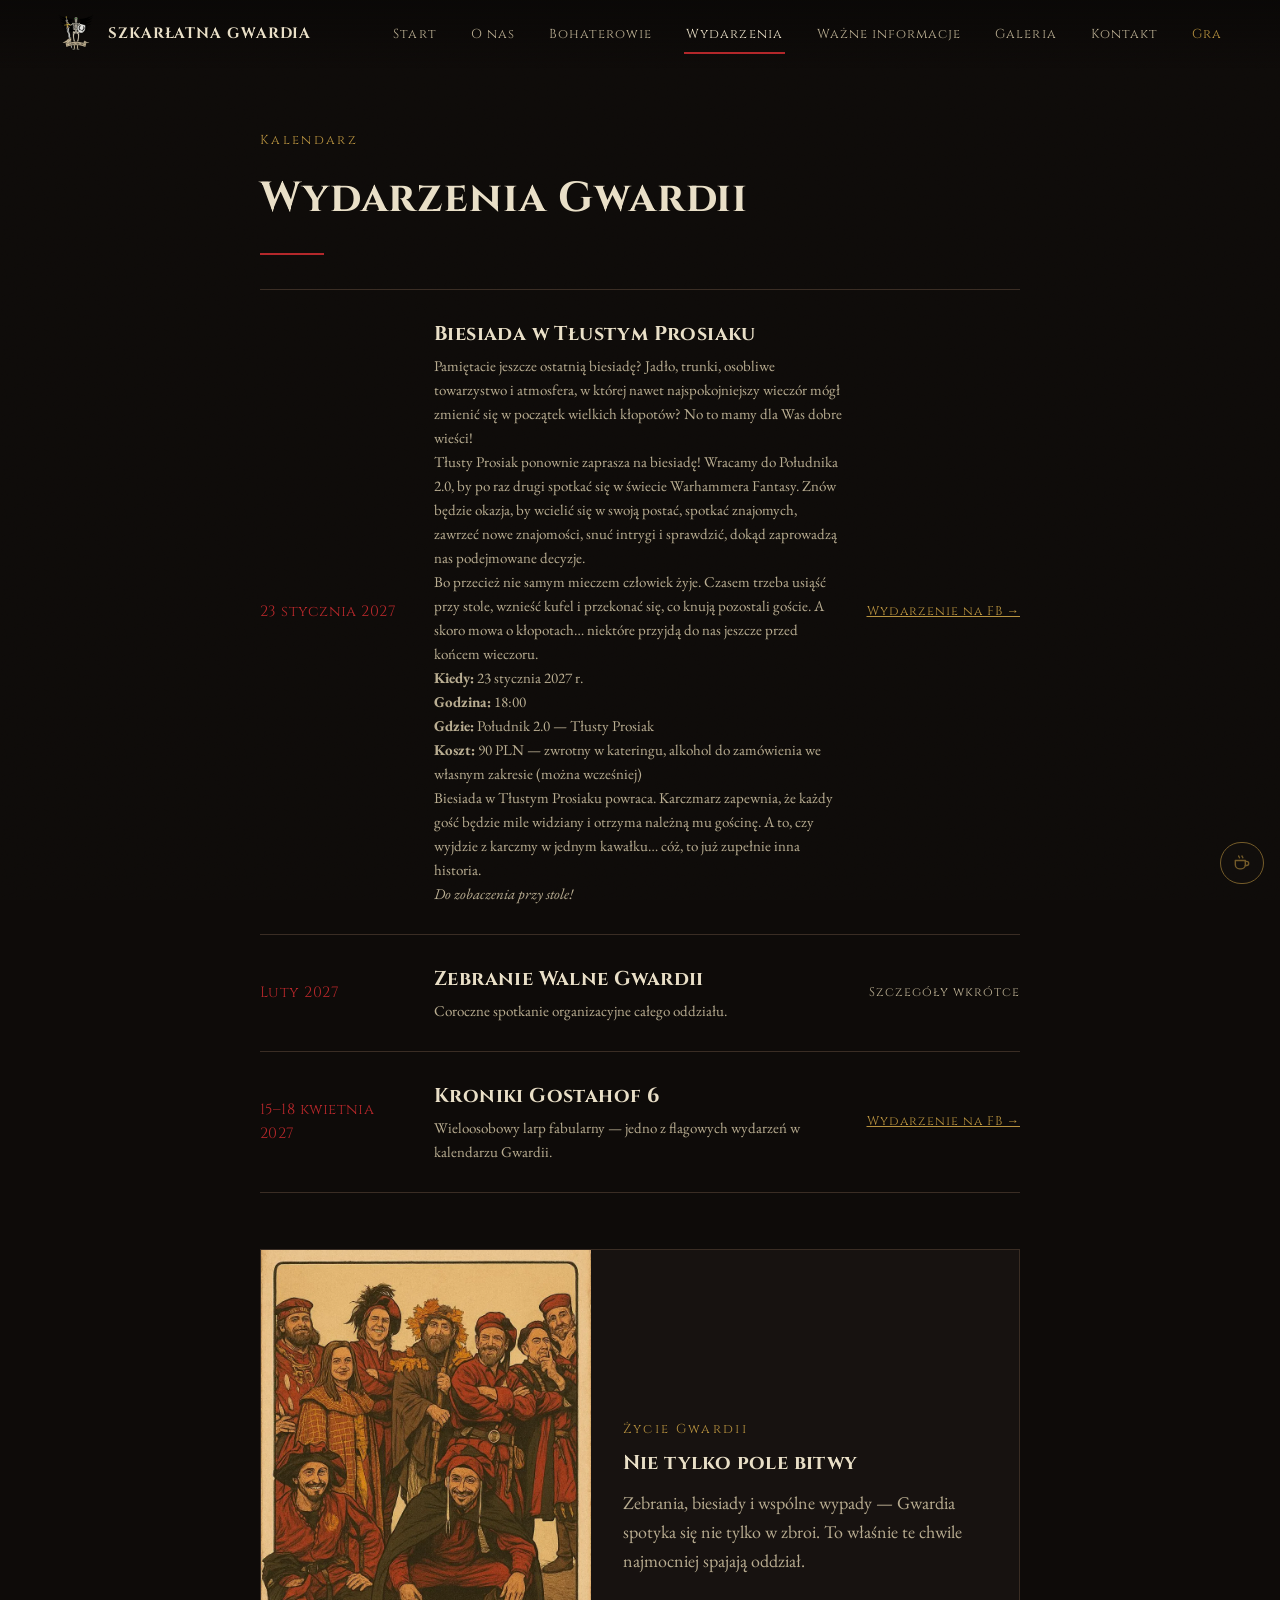
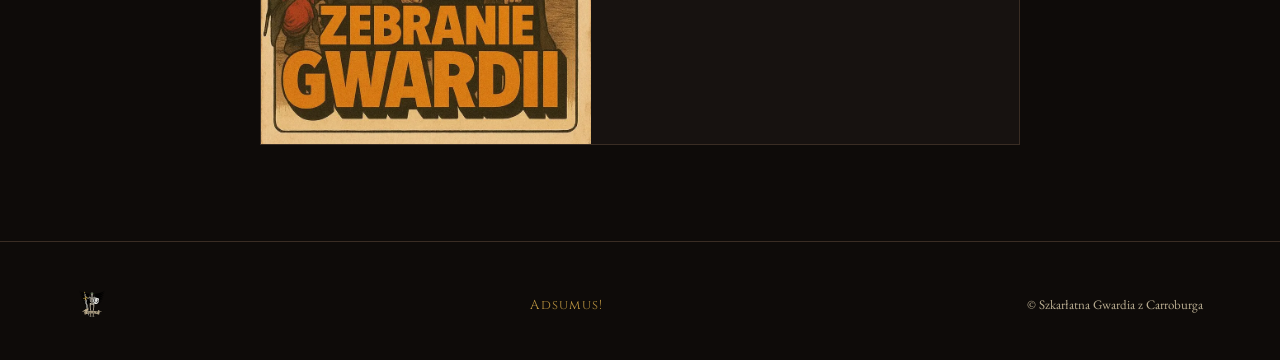
<file: wydarzenia/index.html>
<!DOCTYPE html>
<html lang="pl">
<head>
<meta charset="UTF-8">
<meta name="viewport" content="width=device-width, initial-scale=1, viewport-fit=cover">
<title>Wydarzenia larpowe Gwardii – kalendarz | Szkarłatna Gwardia</title>
<meta name="description" content="Nadchodzące wydarzenia Szkarłatnej Gwardii z Carroburga: biesiady, zebrania i wyjazdy na larpy Warhammer Fantasy. Terminy, miejsca i linki.">
<link rel="canonical" href="https://szkarlatnagwardia.pl/wydarzenia/">
<meta name="robots" content="index,follow,max-image-preview:large">
<meta name="theme-color" content="#0e0b09">
<link rel="icon" type="image/png" sizes="64x64" href="/assets/favicon.png">
<link rel="apple-touch-icon" href="/assets/img/herb.webp">
<meta property="og:type" content="website">
<meta property="og:site_name" content="Szkarłatna Gwardia z Carroburga">
<meta property="og:locale" content="pl_PL">
<meta property="og:title" content="Wydarzenia larpowe Gwardii – kalendarz | Szkarłatna Gwardia">
<meta property="og:description" content="Nadchodzące wydarzenia Szkarłatnej Gwardii z Carroburga: biesiady, zebrania i wyjazdy na larpy Warhammer Fantasy. Terminy, miejsca i linki.">
<meta property="og:url" content="https://szkarlatnagwardia.pl/wydarzenia/">
<meta property="og:image" content="https://szkarlatnagwardia.pl/assets/img/og.jpg">
<meta property="og:image:width" content="1200">
<meta property="og:image:height" content="630">
<meta property="og:image:alt" content="Chorągiew Carroburga i świece na stole Szkarłatnej Gwardii">
<meta name="twitter:card" content="summary_large_image">
<meta name="twitter:title" content="Wydarzenia larpowe Gwardii – kalendarz | Szkarłatna Gwardia">
<meta name="twitter:description" content="Nadchodzące wydarzenia Szkarłatnej Gwardii z Carroburga: biesiady, zebrania i wyjazdy na larpy Warhammer Fantasy. Terminy, miejsca i linki.">
<meta name="twitter:image" content="https://szkarlatnagwardia.pl/assets/img/og.jpg">
<link rel="preconnect" href="https://fonts.googleapis.com">
<link rel="preconnect" href="https://fonts.gstatic.com" crossorigin>
<link href="https://fonts.googleapis.com/css2?family=Cinzel:wght@500;600;700;900&family=EB+Garamond:ital,wght@0,400;0,500;0,600;1,400&display=swap" rel="stylesheet">

<link rel="stylesheet" href="/assets/style.css">
<script type="application/ld+json">{"@context":"https://schema.org","@type":"Event","eventStatus":"https://schema.org/EventScheduled","eventAttendanceMode":"https://schema.org/OfflineEventAttendanceMode","organizer":{"@type":"Organization","name":"Szkarłatna Gwardia z Carroburga","url":"https://szkarlatnagwardia.pl/"},"image":["https://szkarlatnagwardia.pl/assets/img/og.jpg"],"name":"Biesiada w Tłustym Prosiaku","startDate":"2027-01-23T18:00:00+01:00","description":"Larpowa biesiada w świecie Warhammera Fantasy. Koszt 90 PLN, zwrotny w kateringu.","location":{"@type":"Place","name":"Południk 2.0 — Tłusty Prosiak"},"url":"https://fb.me/e/4lnhoZ6XG"}</script>
<script type="application/ld+json">{"@context":"https://schema.org","@type":"Event","eventStatus":"https://schema.org/EventScheduled","eventAttendanceMode":"https://schema.org/OfflineEventAttendanceMode","organizer":{"@type":"Organization","name":"Szkarłatna Gwardia z Carroburga","url":"https://szkarlatnagwardia.pl/"},"image":["https://szkarlatnagwardia.pl/assets/img/og.jpg"],"name":"Kroniki Gostahof 6","startDate":"2027-04-15","endDate":"2027-04-18","description":"Larp Kroniki Gostahof 6 – wyjazd Szkarłatnej Gwardii.","location":{"@type":"Place","name":"Gostahof"}}</script>
<script type="application/ld+json">{"@context":"https://schema.org","@type":"BreadcrumbList","itemListElement":[{"@type":"ListItem","position":1,"name":"Start","item":"https://szkarlatnagwardia.pl/"},{"@type":"ListItem","position":2,"name":"Wydarzenia larpowe Gwardii","item":"https://szkarlatnagwardia.pl/wydarzenia/"}]}</script>
</head>
<body>
<a class="skip" href="#main">Przejdź do treści</a>
<div class="grain"></div>

<header class="topnav" id="topnav">
  <a class="brand" href="/" aria-label="Szkarłatna Gwardia — strona główna">
    <img src="/assets/img/herb.webp" width="240" height="240" alt="Herb Szkarłatnej Gwardii">
    <span>SZKARŁATNA&nbsp;GWARDIA</span>
  </a>
  <button class="navToggle" id="navToggle" aria-label="Menu" aria-expanded="false" aria-controls="navLinks">MENU</button>
  <nav class="links" id="navLinks" aria-label="Główna nawigacja">
    <a class="nl" href="/">Start</a>
    <a class="nl" href="/o-nas/">O nas</a>
    <a class="nl" href="/bohaterowie/">Bohaterowie</a>
    <a class="nl active" href="/wydarzenia/" aria-current="page">Wydarzenia</a>
    <a class="nl" href="/informacje/">Ważne informacje</a>
    <a class="nl" href="/galeria/">Galeria</a>
    <a class="nl" href="/kontakt/">Kontakt</a>
    <a class="nav-game" href="/gra/">Gra</a>
  </nav>
</header>

<main id="main">
<div class="page active" id="page-wydarzenia">
  <section style="padding-top:calc(env(safe-area-inset-top,0px) + 130px);">
    <div class="wrap narrow">
      <span class="eyebrow">Kalendarz</span>
      <h1 class="pt">Wydarzenia Gwardii</h1>
      <div class="rule"></div>

      <div class="events">
        <div class="event">
          <span class="date">23 stycznia 2027</span>
          <div>
            <h3>Biesiada w Tłustym Prosiaku</h3>
            <p>Pamiętacie jeszcze ostatnią biesiadę? Jadło, trunki, osobliwe towarzystwo i atmosfera, w której nawet najspokojniejszy wieczór mógł zmienić się w początek wielkich kłopotów? No to mamy dla Was dobre wieści!</p>
            <p>Tłusty Prosiak ponownie zaprasza na biesiadę! Wracamy do Południka 2.0, by po raz drugi spotkać się w świecie Warhammera Fantasy. Znów będzie okazja, by wcielić się w swoją postać, spotkać znajomych, zawrzeć nowe znajomości, snuć intrygi i sprawdzić, dokąd zaprowadzą nas podejmowane decyzje.</p>
            <p>Bo przecież nie samym mieczem człowiek żyje. Czasem trzeba usiąść przy stole, wznieść kufel i przekonać się, co knują pozostali goście. A skoro mowa o kłopotach… niektóre przyjdą do nas jeszcze przed końcem wieczoru.</p>
            <p><strong>Kiedy:</strong> 23 stycznia 2027 r.<br><strong>Godzina:</strong> 18:00<br><strong>Gdzie:</strong> Południk 2.0 — Tłusty Prosiak<br><strong>Koszt:</strong> 90 PLN — zwrotny w kateringu, alkohol do zamówienia we własnym zakresie (można wcześniej)</p>
            <p>Biesiada w Tłustym Prosiaku powraca. Karczmarz zapewnia, że każdy gość będzie mile widziany i otrzyma należną mu gościnę. A to, czy wyjdzie z karczmy w jednym kawałku… cóż, to już zupełnie inna historia.</p>
            <p><em>Do zobaczenia przy stole!</em></p>
          </div>
          <a class="link" href="https://fb.me/e/4lnhoZ6XG" target="_blank" rel="noopener">Wydarzenie na FB →</a>
        </div>
        <div class="event">
          <span class="date">Luty 2027</span>
          <div>
            <h3>Zebranie Walne Gwardii</h3>
            <p>Coroczne spotkanie organizacyjne całego oddziału.</p>
          </div>
          <span class="link" style="color:var(--parchment-dim);">Szczegóły wkrótce</span>
        </div>
        <div class="event">
          <span class="date">15–18 kwietnia 2027</span>
          <div>
            <h3>Kroniki Gostahof 6</h3>
            <p>Wieloosobowy larp fabularny — jedno z flagowych wydarzeń w kalendarzu Gwardii.</p>
          </div>
          <a class="link" href="https://www.facebook.com/events/1053313267441447/" target="_blank" rel="noopener">Wydarzenie na FB →</a>
        </div>
      </div>

      <div class="event-banner">
        <img src="/assets/img/plakat-zebrania-gwardii.webp" alt="Plakat Zebrania Gwardii" width="800" height="1200" loading="lazy" decoding="async">
        <div class="cap">
          <span class="eyebrow" style="margin-bottom:8px;">Życie Gwardii</span>
          <h3 style="margin-bottom:10px;">Nie tylko pole bitwy</h3>
          <p style="margin-bottom:0;">Zebrania, biesiady i wspólne wypady — Gwardia spotyka się nie tylko w zbroi. To właśnie te chwile najmocniej spajają oddział.</p>
        </div>
      </div>
    </div>
  </section>
</div>
</main>


<footer>
  <div class="brand" style="cursor:default;">
    <img src="/assets/img/herb.webp" alt="Herb Gwardii" width="240" height="240" decoding="async">
  </div>
  <div class="motto">Adsumus!</div>
  <div class="copy">© Szkarłatna Gwardia z Carroburga</div>
</footer>

<script src="/assets/site.js" defer></script>
<a class="bmc-float" href="https://buymeacoffee.com/unclekyoshi" target="_blank" rel="noopener" aria-label="Postaw kawę — wesprzyj Szkarłatną Gwardię (Buy Me a Coffee)" title="Postaw kawę"><span class="bmc-ic"><svg viewBox="0 0 24 24" width="20" height="20" fill="none" stroke="currentColor" stroke-width="1.7" stroke-linecap="round" stroke-linejoin="round" aria-hidden="true"><path d="M4 9h12v5a5 5 0 0 1-5 5H9a5 5 0 0 1-5-5V9z"/><path d="M16 10h1.5a2.5 2.5 0 0 1 0 5H16"/><path d="M8 3.5c0 1 1 1.2 1 2.2M12 3.5c0 1 1 1.2 1 2.2"/></svg></span><span class="bmc-tx">Postaw kawę</span></a>
</body>
</html>
</file>
<file: assets/style.css>
:root{
    --ink-0:#0e0b09;
    --ink-1:#171210;
    --ink-2:#231b17;
    --parchment:#e9dfc7;
    --parchment-dim:#b9ad91;
    --crimson:#8a1f21;
    --crimson-bright:#b3272a;
    --crimson-deep:#5c1315;
    --gold:#b8923f;
    --line:#3a2d24;
    --font-display:'Cinzel', 'Times New Roman', serif;
    --font-body:'EB Garamond', Georgia, 'Times New Roman', serif;
    padding-top:env(safe-area-inset-top,0px);
    padding-bottom:env(safe-area-inset-bottom,0px);
    box-sizing:border-box;
  }
  *{box-sizing:border-box;}
  html{scroll-padding-top:env(safe-area-inset-top,0px);}
  html,body{height:100%;}
  body{
    margin:0;
    background:var(--ink-0);
    color:var(--parchment);
    font-family:var(--font-body);
    font-size:18px;
    line-height:1.6;
    -webkit-font-smoothing:antialiased;
  }
  img{max-width:100%;display:block;}
  a{color:inherit;}

  ::selection{background:var(--crimson-bright);color:var(--parchment);}

  /* ---------- Texture ---------- */
  .grain{
    position:fixed;inset:0;pointer-events:none;z-index:5;opacity:.05;mix-blend-mode:overlay;
    background-image:url("data:image/svg+xml,%3Csvg xmlns='http://www.w3.org/2000/svg' width='120' height='120'%3E%3Cfilter id='n'%3E%3CfeTurbulence type='fractalNoise' baseFrequency='0.9' numOctaves='2' stitchTiles='stitch'/%3E%3C/filter%3E%3Crect width='100%25' height='100%25' filter='url(%23n)'/%3E%3C/svg%3E");
  }

  /* ---------- Nav ---------- */
  header.topnav{
    position:fixed;top:0;left:0;right:0;z-index:40;
    padding-top:calc(env(safe-area-inset-top,0px) + 14px);
    padding-bottom:14px;
    display:flex;align-items:center;justify-content:space-between;
    padding-left:clamp(18px,5vw,56px);padding-right:clamp(18px,5vw,56px);
    background:linear-gradient(to bottom, rgba(10,8,7,.92), rgba(10,8,7,0));
    transition:background .3s ease;
  }
  header.topnav.solid{background:rgba(10,8,7,.94);border-bottom:1px solid var(--line);}
  .brand{display:flex;align-items:center;gap:12px;cursor:pointer;text-decoration:none;}
  .brand img{height:40px;width:40px;object-fit:contain;}
  .brand span{font-family:var(--font-display);font-weight:700;letter-spacing:.06em;font-size:15px;color:var(--parchment);}
  nav.links{display:flex;gap:clamp(10px,2.4vw,30px);}
  nav.links a.nl{text-decoration:none;
    background:none;border:none;color:var(--parchment-dim);
    font-family:var(--font-display);font-size:13px;letter-spacing:.08em;
    cursor:pointer;padding:6px 2px;position:relative;
  }
  nav.links a.nl.active{color:var(--parchment);}
  nav.links a.nl.active::after{
    content:"";position:absolute;left:0;right:0;bottom:-4px;height:2px;background:var(--crimson-bright);
  }
  nav.links a.nl:hover{color:var(--parchment);}
  nav.links a.nav-game{
    color:var(--gold);text-decoration:none;
    font-family:var(--font-display);font-size:13px;letter-spacing:.08em;
    padding:6px 2px;position:relative;
  }
  nav.links a.nav-game:hover{color:var(--parchment);}
  @media (max-width:860px){ nav.links a.nav-game{text-align:center;} }
  .navToggle{display:none;background:none;border:1px solid var(--line);color:var(--parchment);padding:8px 12px;font-family:var(--font-display);font-size:13px;letter-spacing:.05em;cursor:pointer;}

  @media (max-width:860px){
    nav.links{
      position:fixed;top:0;right:0;height:100%;width:min(78vw,320px);
      background:var(--ink-1);flex-direction:column;padding:calc(env(safe-area-inset-top,0px) + 90px) 28px 40px;
      transform:translateX(100%);transition:transform .35s ease;border-left:1px solid var(--line);
      gap:26px;
    }
    nav.links.open{transform:translateX(0);}
    .navToggle{display:block;}
  }

  /* ---------- Pages ---------- */
  .page{display:none;}
  .skip{position:absolute;left:-999px;top:0;background:var(--crimson);color:var(--parchment);padding:8px 14px;z-index:100;}
  .skip:focus{left:8px;top:8px;}
  .page.active{display:block;animation:fade .5s ease;}
  @keyframes fade{from{opacity:0;transform:translateY(8px);}to{opacity:1;transform:translateY(0);}}

  section{padding:96px clamp(18px,6vw,80px);}
  .wrap{max-width:1180px;margin:0 auto;}
  .narrow{max-width:760px;margin:0 auto;}

  h1,h2,h3{font-family:var(--font-display);font-weight:700;margin:0 0 .5em;color:var(--parchment);}
  h2,h1.pt{font-size:clamp(28px,4vw,42px);letter-spacing:.02em;}
  h3{font-size:20px;letter-spacing:.02em;color:var(--parchment);}
  .eyebrow{
    font-family:var(--font-display);font-size:13px;letter-spacing:.18em;color:var(--gold);
    margin-bottom:14px;display:block;
  }
  p{margin:0 0 1.1em;color:var(--parchment-dim);}
  p.lead{color:var(--parchment);font-size:1.15em;}

  .rule{width:64px;height:2px;background:var(--crimson-bright);margin:18px 0 34px;}
  .rule.center{margin-left:auto;margin-right:auto;}

  /* ---------- Hero ---------- */
  .hero{
    position:relative;min-height:100svh;display:flex;align-items:flex-end;
    background:linear-gradient(to bottom, rgba(10,8,6,.35) 0%, rgba(10,8,6,.55) 55%, rgba(10,8,6,.96) 100%), url("/assets/img/hero-gwardia.webp") center 28% / cover no-repeat;
    padding:0 clamp(18px,6vw,80px) 90px;
  }
  .hero-inner{max-width:820px;padding-top:calc(env(safe-area-inset-top,0px) + 140px);}
  .hero .eyebrow{font-size:14px;}
  .hero h1{
    font-size:clamp(40px,7.4vw,88px);line-height:.98;letter-spacing:.01em;margin-bottom:.18em;
    text-shadow:0 3px 22px rgba(0,0,0,.55);
  }
  .hero h1 em{font-style:normal;color:var(--crimson-bright);}
  .hero p.lead{max-width:560px;font-size:clamp(16px,2vw,19px);}
  .hero-ctas{display:flex;gap:16px;flex-wrap:wrap;margin-top:30px;}
  .btn{
    font-family:var(--font-display);font-size:13.5px;letter-spacing:.08em;
    padding:15px 30px;border:1px solid var(--parchment);color:var(--parchment);
    background:transparent;cursor:pointer;text-decoration:none;display:inline-block;
    transition:background .25s ease, color .25s ease, border-color .25s ease;
  }
  .btn:hover{background:var(--parchment);color:var(--ink-0);}
  .btn.primary{background:var(--crimson);border-color:var(--crimson);color:var(--parchment);}
  .btn.primary:hover{background:var(--crimson-bright);border-color:var(--crimson-bright);color:#fff;}

  .hero-next-event{
    position:absolute;left:clamp(18px,6vw,80px);right:clamp(18px,6vw,80px);bottom:28px;
    display:flex;justify-content:space-between;align-items:center;flex-wrap:wrap;gap:10px;
    border-top:1px solid rgba(233,223,199,.25);padding-top:16px;
  }
  .hero-next-event .tag{font-family:var(--font-display);font-size:12px;letter-spacing:.14em;color:var(--gold);}
  .hero-next-event .ev{font-size:15px;color:var(--parchment);}

  /* ---------- O nas ---------- */
  .callout{
    background:var(--ink-1);border:1px solid var(--line);padding:40px clamp(24px,4vw,56px);
    position:relative;
  }
  .callout::before{
    content:"„";font-family:Georgia,serif;font-size:90px;color:var(--crimson);position:absolute;
    top:-6px;left:20px;line-height:1;opacity:.85;
  }
  .oath{font-style:italic;font-size:1.15em;color:var(--parchment);line-height:1.9;}
  .oath .line{display:block;}

  .call-word{
    font-family:var(--font-display);font-size:clamp(30px,5vw,52px);color:var(--crimson-bright);
    letter-spacing:.03em;margin:0;
  }

  .langnote{margin-top:30px;padding-top:24px;border-top:1px solid var(--line);}
  .langnote summary{cursor:pointer;font-family:var(--font-display);font-size:13px;letter-spacing:.1em;color:var(--gold);}
  .langnote[open] summary{margin-bottom:14px;}
  .langnote p{font-style:italic;}

  .units-grid{display:grid;grid-template-columns:repeat(auto-fit,minmax(200px,1fr));gap:1px;background:var(--line);margin-top:10px;border:1px solid var(--line);}
  .unit{background:var(--ink-1);padding:26px 22px;}
  .unit .count{font-family:var(--font-display);font-size:34px;color:var(--crimson-bright);}
  .unit .name{margin-top:6px;font-size:15px;color:var(--parchment);}

  /* ---------- Bohaterowie ---------- */
  .heroes-grid{display:grid;grid-template-columns:repeat(auto-fill,minmax(280px,1fr));gap:2px;background:var(--line);border:1px solid var(--line);}
  .hcard{background:var(--ink-1);padding:32px 26px;display:flex;flex-direction:column;gap:10px;}
  .hcard .crest{width:34px;height:34px;opacity:.85;}
  .hcard .role{font-family:var(--font-display);font-size:11.5px;letter-spacing:.1em;color:var(--gold);}
  .hcard h3{margin-bottom:2px;}
  .hcard p{font-size:15.5px;margin-bottom:0;}
  .hcard.has-portrait{padding-top:26px;}
  .hcard .portrait{
    width:128px;height:auto;display:block;margin:0 auto 12px;
    filter:drop-shadow(0 6px 14px rgba(0,0,0,.5));
  }
  .hcard.has-portrait .role,
  .hcard.has-portrait h3{text-align:center;}

  /* ---------- Wydarzenia ---------- */
  .events{border-top:1px solid var(--line);margin-top:20px;}
  .event{
    display:grid;grid-template-columns:150px 1fr auto;gap:24px;align-items:center;
    padding:28px 0;border-bottom:1px solid var(--line);
  }
  .event .date{font-family:var(--font-display);color:var(--crimson-bright);font-size:15px;letter-spacing:.03em;}
  .event h3{margin-bottom:4px;}
  .event p{margin-bottom:0;font-size:15px;}
  .event .link{font-family:var(--font-display);font-size:12.5px;letter-spacing:.08em;color:var(--gold);white-space:nowrap;}
  .event .link:hover{color:var(--parchment);}
  @media (max-width:640px){
    .event{grid-template-columns:1fr;gap:6px;}
    .event .link{justify-self:start;}
  }
  .event-banner{margin-top:56px;display:grid;grid-template-columns:1fr 1.3fr;gap:0;border:1px solid var(--line);}
  .event-banner img{height:100%;object-fit:cover;}
  .event-banner .cap{padding:34px 32px;background:var(--ink-1);display:flex;flex-direction:column;justify-content:center;}
  @media (max-width:760px){.event-banner{grid-template-columns:1fr;}.event-banner img{max-height:340px;}}

  /* ---------- Ważne informacje ---------- */
  .articles{display:flex;flex-direction:column;gap:0;}
  .article{border-top:1px solid var(--line);padding:44px 0;}
  .article:last-child{border-bottom:1px solid var(--line);}
  .article .tag{font-family:var(--font-display);font-size:12px;letter-spacing:.1em;color:var(--gold);}
  .article h3{font-size:24px;margin-top:8px;}
  .article .meta{font-size:13px;color:var(--parchment-dim);margin-bottom:20px;font-style:italic;}
  .article p{max-width:720px;}
  .article ul{max-width:720px;color:var(--parchment-dim);padding-left:22px;margin:0 0 1.1em;}
  .article li{margin-bottom:6px;}
  .article h4{font-family:var(--font-display);font-size:15px;letter-spacing:.03em;color:var(--parchment);margin:22px 0 10px;}
  .article h5{font-family:var(--font-display);font-size:14px;letter-spacing:.02em;color:var(--gold);margin:26px 0 8px;}

  .sword-imgs{display:grid;grid-template-columns:repeat(3,1fr);gap:14px;margin:24px 0 30px;max-width:720px;}
  .sword-imgs figure{margin:0;background:var(--ink-1);border:1px solid var(--line);padding:14px;text-align:center;}
  .sword-imgs img{width:100%;height:170px;object-fit:contain;background:#fff;}
  .sword-imgs figcaption{margin-top:10px;font-size:12px;color:var(--parchment-dim);letter-spacing:.02em;}
  @media (max-width:640px){.sword-imgs{grid-template-columns:1fr 1fr;}}

  .subnav{display:flex;gap:10px;flex-wrap:wrap;margin-bottom:44px;}
  .subnav button{
    font-family:var(--font-display);font-size:12.5px;letter-spacing:.08em;
    padding:10px 20px;border:1px solid var(--line);background:var(--ink-1);color:var(--parchment-dim);
    cursor:pointer;transition:all .2s ease;
  }
  .subnav button.active{background:var(--crimson);border-color:var(--crimson);color:var(--parchment);}
  .subnav button:hover{color:var(--parchment);}
  .subpage{display:none;}
  .subpage.active{display:block;animation:fade .4s ease;}

  .req-grid,.offer-grid{display:grid;grid-template-columns:repeat(auto-fit,minmax(240px,1fr));gap:1px;background:var(--line);border:1px solid var(--line);margin-bottom:10px;}
  .req-grid .card,.offer-grid .card{background:var(--ink-1);padding:26px 24px;}
  .req-grid .card h4,.offer-grid .card h4{font-family:var(--font-display);font-size:14.5px;letter-spacing:.02em;color:var(--parchment);margin:0 0 10px;}
  .req-grid .card p,.offer-grid .card p{font-size:14.5px;margin-bottom:0;}
  .req-grid .card a,.offer-grid .card a{color:var(--gold);}

  /* ---------- Galeria (mozaika) ---------- */
  .gallery{
    display:grid;
    grid-template-columns:repeat(4, 1fr);
    grid-auto-rows:190px;
    grid-auto-flow:dense;
    gap:3px;
  }
  .gallery figure{margin:0;position:relative;overflow:hidden;grid-column:span 1;grid-row:span 1;}
  .gallery figure.g-large{grid-column:span 2;grid-row:span 2;}
  .gallery figure.g-wide{grid-column:span 2;grid-row:span 1;}
  .gallery figure.g-tall{grid-column:span 1;grid-row:span 2;}
  .gallery img{width:100%;height:100%;display:block;object-fit:cover;transition:transform .5s ease;}
  .gallery figure:hover img{transform:scale(1.045);}
  .gallery figcaption{
    position:absolute;right:8px;bottom:6px;font-size:11px;letter-spacing:.04em;
    color:rgba(233,223,199,.85);background:rgba(10,8,6,.55);padding:2px 7px;
  }
  @media (max-width:820px){
    .gallery{grid-template-columns:repeat(2,1fr);grid-auto-rows:170px;}
    .gallery figure.g-large{grid-column:span 2;grid-row:span 2;}
    .gallery figure.g-wide{grid-column:span 2;grid-row:span 1;}
  }

  /* ---------- Kontakt ---------- */
  .contact-grid{display:grid;grid-template-columns:1fr 1fr;gap:60px;}
  @media (max-width:760px){.contact-grid{grid-template-columns:1fr;gap:40px;}}

  .contact-form{display:flex;flex-direction:column;gap:20px;}
  .contact-form label{
    font-family:var(--font-display);font-size:12px;letter-spacing:.1em;color:var(--gold);
    display:block;margin-bottom:8px;
  }
  .contact-form select,
  .contact-form input,
  .contact-form textarea{
    width:100%;background:var(--ink-1);border:1px solid var(--line);color:var(--parchment);
    padding:13px 14px;font-family:var(--font-body);font-size:16px;
  }
  .contact-form select{appearance:auto;cursor:pointer;}
  .contact-form textarea{resize:vertical;min-height:130px;}
  .contact-form input:focus,
  .contact-form select:focus,
  .contact-form textarea:focus{outline:none;border-color:var(--crimson-bright);}
  .contact-form .hint{font-size:12.5px;color:var(--parchment-dim);margin-top:-10px;}
  .contact-form button{align-self:flex-start;}
  .form-note{font-size:13px;color:var(--parchment-dim);margin-top:10px;}
  .field{margin-bottom:24px;}
  .field .k{font-family:var(--font-display);font-size:12px;letter-spacing:.1em;color:var(--gold);display:block;margin-bottom:6px;}
  .field .v{font-size:17px;color:var(--parchment);}
  .field .v.placeholder{color:var(--parchment-dim);font-style:italic;}

  /* ---------- Footer ---------- */
  footer{
    border-top:1px solid var(--line);padding:48px clamp(18px,6vw,80px) calc(40px + env(safe-area-inset-bottom,0px));
    display:flex;justify-content:space-between;align-items:center;flex-wrap:wrap;gap:20px;
  }
  footer .brand img{height:30px;width:30px;}
  footer .motto{font-family:var(--font-display);letter-spacing:.1em;color:var(--gold);font-size:13px;}
  footer .copy{font-size:13px;color:var(--parchment-dim);}

/* ---------- Buy Me a Coffee (pływający przycisk) ---------- */
.bmc-float{position:fixed;right:16px;bottom:16px;z-index:30;display:inline-flex;align-items:center;gap:0;
  height:42px;padding:0 11px;border-radius:21px;text-decoration:none;
  font-family:'Cinzel','Times New Roman',serif;font-size:13px;letter-spacing:.04em;white-space:nowrap;
  color:#e9dfc7;background:rgba(23,18,16,.82);border:1px solid #b8923f;
  opacity:.6;transition:opacity .25s,background .25s,gap .25s,padding .25s;
  padding-bottom:env(safe-area-inset-bottom,0px);box-sizing:border-box}
.bmc-float .bmc-ic{display:inline-flex;color:#b8923f}
.bmc-float .bmc-tx{max-width:0;overflow:hidden;opacity:0;transition:max-width .3s,opacity .25s}
.bmc-float:hover,.bmc-float:focus-visible{opacity:1;background:#5c1315;gap:8px;padding:0 15px 0 11px}
.bmc-float:hover .bmc-tx,.bmc-float:focus-visible .bmc-tx{max-width:140px;opacity:1}
.bmc-float:focus-visible{outline:2px solid #e9dfc7;outline-offset:2px}
@media (prefers-reduced-motion:reduce){.bmc-float,.bmc-float .bmc-tx{transition:none}}
@media print{.bmc-float{display:none}}
</file>
<file: gra/style.css>
/* Obrona Carroburga — interfejs w barwach strony szkarlatnagwardia.pl */
:root {
  --ink-0: #0e0b09;
  --ink-1: #171210;
  --ink-2: #231b17;
  --parchment: #e9dfc7;
  --parchment-dim: #b9ad91;
  --crimson: #8a1f21;
  --crimson-bright: #b3272a;
  --crimson-deep: #5c1315;
  --gold: #b8923f;
  --line: #3a2d24;
  --font-display: 'Cinzel', 'Times New Roman', serif;
  --font-body: 'EB Garamond', Georgia, 'Times New Roman', serif;

  --u: 3px;   /* jednostka skali gry — ustawiana z game.js */
  --hud-fs: max(calc(var(--u) * 5.4), 10px);
}

* { box-sizing: border-box; }
[hidden] { display: none !important; }

html, body {
  margin: 0;
  height: 100%;
  background: var(--ink-0);
  color: var(--parchment);
  overflow: hidden;
  font-family: var(--font-body);
  -webkit-font-smoothing: antialiased;
  user-select: none;
  -webkit-user-select: none;
  -webkit-tap-highlight-color: transparent;
  overscroll-behavior: none;
}
body {
  display: flex;
  align-items: center;
  justify-content: center;
  background: radial-gradient(ellipse at center, var(--ink-2) 0%, var(--ink-0) 72%);
}
body.touch { padding-top: env(safe-area-inset-top, 0px); }
::selection { background: var(--crimson-bright); color: var(--parchment); }

.grain {
  position: fixed; inset: 0; pointer-events: none; z-index: 50; opacity: .05; mix-blend-mode: overlay;
  background-image: url("data:image/svg+xml,%3Csvg xmlns='http://www.w3.org/2000/svg' width='120' height='120'%3E%3Cfilter id='n'%3E%3CfeTurbulence type='fractalNoise' baseFrequency='0.9' numOctaves='2' stitchTiles='stitch'/%3E%3C/filter%3E%3Crect width='100%25' height='100%25' filter='url(%23n)'/%3E%3C/svg%3E");
}

.site-back {
  position: fixed;
  top: calc(env(safe-area-inset-top, 0px) + 8px);
  left: 12px;
  z-index: 60;
  font-family: var(--font-display);
  font-size: 12px;
  letter-spacing: .1em;
  color: var(--parchment-dim);
  text-decoration: none;
  padding: 4px 6px;
}
.site-back:hover { color: var(--parchment); }
body.playing .site-back, body.touch .site-back { display: none; }

#wrap { position: relative; }

/* ---------- HUD ---------- */
#hud {
  background: var(--ink-1);
  border: 1px solid var(--line);
  border-bottom: 2px solid var(--crimson);
  font-family: var(--font-display);
  font-size: var(--hud-fs);
  letter-spacing: .05em;
  line-height: 1;
  padding: calc(var(--u) * 2) calc(var(--u) * 3);
}
.hud-row {
  display: flex;
  align-items: center;
  justify-content: space-between;
  flex-wrap: wrap;
  gap: calc(var(--u) * 2) calc(var(--u) * 4);
}
.hud-row.second {
  margin-top: calc(var(--u) * 2);
  padding-top: calc(var(--u) * 2);
  border-top: 1px solid var(--line);
}
.hud-crest { width: 2.4em; height: 2.4em; margin: -.4em 0; }
.hud-group {
  display: flex;
  align-items: center;
  gap: .5em;
  white-space: nowrap;
  min-width: 0;
}
.lbl { color: var(--gold); text-transform: uppercase; }
.num { min-width: 2.2em; color: var(--parchment); font-family: var(--font-body); font-size: 1.25em; letter-spacing: 0; }
.stat { color: var(--parchment-dim); text-transform: uppercase; }
.stat b, .res-item b { color: var(--parchment); font-family: var(--font-body); font-weight: 600; font-size: 1.25em; letter-spacing: 0; margin-left: .15em; }

.res { gap: 1.1em; }
.res-item { color: var(--parchment-dim); text-transform: uppercase; display: inline-flex; align-items: center; gap: .3em; }
.res-item img { width: 1.5em; height: 1.5em; image-rendering: pixelated; }
.phase { color: var(--parchment-dim); font-family: var(--font-body); font-style: italic; font-size: 1.15em; letter-spacing: 0; }

.bar {
  position: relative;
  height: .9em;
  background: var(--ink-0);
  border: 1px solid var(--line);
}
.bar > div { height: 100%; width: 100%; transition: width .12s linear; }
.bar.hp   { width: 6.5em; }
.bar.prog { width: 7em; }
.bar.city { width: 4.5em; flex-shrink: 0; }
#hp-fill   { background: var(--crimson-bright); }
#prog-fill { background: var(--gold); width: 0; }
#city-fill { background: var(--parchment-dim); }
.bar.low > div { animation: blink .5s steps(2) infinite; }
@keyframes blink { 50% { opacity: .35; } }

/* ---------- Scena ---------- */
#stage { position: relative; border: 1px solid var(--line); border-top: 0; }
#game {
  display: block;
  image-rendering: pixelated;
  image-rendering: crisp-edges;
  background: #000;
  cursor: crosshair;
  touch-action: none;
}

/* Podpowiedź budowy nad fundamentem */
#prompt {
  position: absolute;
  transform: translate(-50%, -100%);
  display: flex;
  align-items: center;
  gap: .55em;
  padding: .35em .7em;
  background: rgba(14, 11, 9, .9);
  border: 1px solid var(--gold);
  font-family: var(--font-display);
  font-size: max(calc(var(--u) * 4.6), 10px);
  letter-spacing: .04em;
  color: var(--parchment-dim);
  white-space: nowrap;
  pointer-events: none;
  opacity: 0;
  transition: opacity .15s;
  z-index: 3;
}
#prompt.show { opacity: 1; }
#prompt.bad { border-color: var(--crimson); }
#prompt b { color: var(--parchment); font-weight: 600; }
#prompt span { display: inline-flex; align-items: center; gap: .15em; font-family: var(--font-body); font-size: 1.2em; color: var(--parchment); }
#prompt span.lack { color: #e0575a; }
#prompt img { width: 1.25em; height: 1.25em; image-rendering: pixelated; }
#prompt kbd { font-size: .85em; }
#prompt.shake { animation: shake .3s; }
@keyframes shake { 25% { margin-left: -4px; } 50% { margin-left: 4px; } 75% { margin-left: -2px; } }

#toast {
  position: absolute;
  left: 50%; top: 12%;
  transform: translateX(-50%);
  font-family: var(--font-display);
  font-weight: 700;
  font-size: max(calc(var(--u) * 7), 13px);
  letter-spacing: .06em;
  color: #e0575a;
  text-shadow: 0 2px 0 #000, 0 0 10px #000;
  pointer-events: none;
  opacity: 0;
  transition: opacity .25s;
  white-space: nowrap;
}
#toast.show { opacity: 1; }

/* ---------- Baner fal ---------- */
#banner {
  position: absolute;
  left: 4%; right: 4%;
  top: 28%;
  text-align: center;
  pointer-events: none;
  opacity: 0;
  transition: opacity .35s;
  text-shadow: 0 2px 0 #000, 0 3px 18px rgba(0, 0, 0, .8);
}
#banner.show { opacity: 1; }
#banner-title {
  font-family: var(--font-display);
  font-weight: 700;
  font-size: max(calc(var(--u) * 20), 26px);
  color: var(--parchment);
  letter-spacing: .04em;
}
#banner-title.red { color: var(--crimson-bright); }
#banner-sub {
  font-family: var(--font-body);
  font-style: italic;
  font-size: max(calc(var(--u) * 8), 14px);
  color: var(--parchment);
  margin-top: calc(var(--u) * 1.5);
}

/* ---------- Ekrany ---------- */
.screen {
  position: absolute;
  inset: 0;
  display: flex;
  align-items: center;
  justify-content: center;
  background: rgba(14, 11, 9, .8);
  z-index: 5;
}
.screen.hidden { display: none; }
.panel {
  text-align: center;
  padding: calc(var(--u) * 7) calc(var(--u) * 12);
  background: var(--ink-1);
  border: 1px solid var(--line);
  border-top: 2px solid var(--crimson-bright);
  box-shadow: 0 calc(var(--u) * 4) calc(var(--u) * 16) rgba(0, 0, 0, .6);
  max-width: 94%;
  max-height: 96%;
  overflow: auto;
  animation: fade .4s ease;
}
.panel.small { padding: calc(var(--u) * 8) calc(var(--u) * 20); }
@keyframes fade { from { opacity: 0; transform: translateY(8px); } to { opacity: 1; transform: none; } }

.crest {
  width: max(calc(var(--u) * 26), 52px);
  height: max(calc(var(--u) * 26), 52px);
  margin: 0 auto calc(var(--u) * 1);
  display: block;
  filter: drop-shadow(0 2px 6px rgba(0,0,0,.6));
}
.eyebrow {
  display: block;
  font-family: var(--font-display);
  font-size: max(calc(var(--u) * 4.4), 9px);
  letter-spacing: .18em;
  text-transform: uppercase;
  color: var(--gold);
}
h1, h2 {
  font-family: var(--font-display);
  font-weight: 700;
  margin: calc(var(--u) * 2) 0 0;
  color: var(--parchment);
  line-height: 1;
  letter-spacing: .02em;
}
h1 { font-size: max(calc(var(--u) * 16), 24px); }
h2 { font-size: max(calc(var(--u) * 13), 20px); }
h1 em, h2 em { font-style: normal; color: var(--crimson-bright); }
.rule {
  width: calc(var(--u) * 22);
  height: 2px;
  background: var(--crimson-bright);
  margin: calc(var(--u) * 3.5) auto calc(var(--u) * 4);
}
#preview {
  width: calc(var(--u) * 92);
  height: calc(var(--u) * 28);
  image-rendering: pixelated;
  display: block;
  margin: 0 auto calc(var(--u) * 3);
}
.lore {
  font-size: max(calc(var(--u) * 6.2), 12px);
  color: var(--parchment-dim);
  margin: 0 auto calc(var(--u) * 4);
  max-width: calc(var(--u) * 210);
  line-height: 1.35;
}
.motto {
  font-family: var(--font-display);
  font-weight: 700;
  font-size: calc(var(--u) * 11);
  letter-spacing: .1em;
  color: var(--gold);
  margin-bottom: calc(var(--u) * 3);
}
.controls {
  font-size: max(calc(var(--u) * 5.6), 11px);
  color: var(--parchment);
  line-height: 1.6;
  margin-bottom: calc(var(--u) * 5);
}
.controls b { color: var(--gold); font-weight: 600; }
kbd {
  display: inline-block;
  font-family: var(--font-display);
  font-size: .8em;
  letter-spacing: .06em;
  min-width: 1.9em;
  padding: .05em .45em;
  margin: 0 .12em;
  background: var(--ink-2);
  border: 1px solid var(--line);
  border-bottom-color: var(--crimson-deep);
  color: var(--parchment);
  text-align: center;
}
.stats {
  font-size: max(calc(var(--u) * 6.4), 13px);
  margin: 0 auto calc(var(--u) * 6);
  display: grid;
  gap: calc(var(--u) * 1.5);
  min-width: min(calc(var(--u) * 110), 100%);
}
.stats > div { display: flex; justify-content: space-between; gap: calc(var(--u) * 6); border-bottom: 1px solid var(--line); padding-bottom: calc(var(--u) * 1); }
.stats span { color: var(--parchment-dim); }
.stats b { color: var(--crimson-bright); font-family: var(--font-display); font-weight: 700; }
.actions { display: flex; gap: calc(var(--u) * 4); justify-content: center; flex-wrap: wrap; }
.actions.column { flex-direction: column; align-items: stretch; }

.btn {
  font-family: var(--font-display);
  font-size: max(calc(var(--u) * 5), 12px);
  letter-spacing: .08em;
  text-transform: uppercase;
  padding: calc(var(--u) * 3.6) calc(var(--u) * 10);
  border: 1px solid var(--parchment);
  color: var(--parchment);
  background: transparent;
  cursor: pointer;
  text-decoration: none;
  display: inline-block;
  transition: background .25s ease, color .25s ease, border-color .25s ease;
}
.btn:hover, .btn:focus-visible { background: var(--parchment); color: var(--ink-0); outline: none; }
.btn.primary { background: var(--crimson); border-color: var(--crimson); color: var(--parchment); }
.btn.primary:hover, .btn.primary:focus-visible { background: var(--crimson-bright); border-color: var(--crimson-bright); color: #fff; }
.btn.mini { font-size: .9em; padding: .45em .9em; border-color: var(--gold); color: var(--gold); }
.btn.mini:hover { background: var(--gold); color: var(--ink-0); }
.btn.mini kbd { font-size: .85em; }
.btn-sound.off { color: var(--parchment-dim); border-color: var(--line); }

/* ---------- Sterowanie dotykowe ---------- */
#touch { display: none; }
body.touch #touch {
  display: flex;
  align-items: center;
  justify-content: space-between;
  padding: 14px 16px calc(env(safe-area-inset-bottom, 0px) + 14px);
  touch-action: none;
}
#wrap.landscape #touch {
  position: absolute;
  left: 0; right: 0; bottom: 0;
  pointer-events: none;
  padding: 8px 10px;
  z-index: 4;
}
#wrap.landscape #touch > * { pointer-events: auto; }
#joy {
  position: relative;
  width: 132px; height: 132px;
  border-radius: 50%;
  background: radial-gradient(circle, rgba(35,27,23,.85) 0%, rgba(23,18,16,.85) 70%);
  border: 2px solid var(--line);
  box-shadow: inset 0 0 0 6px rgba(14,11,9,.6);
  touch-action: none;
}
#wrap.landscape #joy { width: 110px; height: 110px; opacity: .85; }
#joy-knob {
  position: absolute;
  left: 50%; top: 50%;
  width: 52px; height: 52px;
  border-radius: 50%;
  transform: translate(-50%, -50%);
  background: radial-gradient(circle at 40% 35%, var(--crimson-bright), var(--crimson-deep));
  border: 2px solid var(--gold);
  pointer-events: none;
}
.t-btns { display: flex; align-items: center; gap: 12px; }
.t-btn {
  font-family: var(--font-display);
  font-weight: 700;
  letter-spacing: .06em;
  text-transform: uppercase;
  border-radius: 50%;
  border: 2px solid var(--parchment-dim);
  color: var(--parchment);
  background: rgba(23,18,16,.9);
  touch-action: none;
}
.t-btn.attack {
  width: 96px; height: 96px;
  font-size: 15px;
  background: radial-gradient(circle at 40% 35%, var(--crimson-bright), var(--crimson));
  border-color: var(--crimson-bright);
}
.t-btn.build { width: 72px; height: 72px; font-size: 11px; color: var(--parchment-dim); border-color: var(--line); }
.t-btn.build.ready { color: var(--ink-0); background: var(--gold); border-color: var(--gold); }
.t-btn.small { width: 42px; height: 42px; font-size: 13px; align-self: flex-start; }
.t-btn.down { filter: brightness(1.35); transform: scale(.95); }
#wrap.landscape .t-btn.attack { width: 84px; height: 84px; opacity: .9; }
#wrap.landscape .t-btn.build { width: 64px; height: 64px; opacity: .9; }

/* ---------- Telefon: zwarty HUD ---------- */
.short { display: none; }
body.touch .long { display: none; }
body.touch .short { display: inline; }
body.touch .hud-crest { display: none; }
body.touch #hud { --hud-fs: 11px; padding: 6px 8px; }
body.touch .hud-row { flex-wrap: nowrap; gap: 8px; }
body.touch .hud-row.second { margin-top: 5px; padding-top: 5px; }
body.touch .res { gap: 10px; }
body.touch .bar.hp { width: 4.5em; }
body.touch .bar.prog { width: 4em; }
body.touch .bar.city { width: 3.5em; }
body.touch .num { min-width: 1.8em; }
body.touch .phase { font-size: 1.05em; }
body.touch #hud-stats { gap: .4em; }

/* Telefon poziomo: sterowanie po bokach planszy */
#wrap.landscape #touch {
  position: fixed;
  left: 0; right: 0; top: 0; bottom: 0;
  padding: 0 calc(env(safe-area-inset-right, 0px) + 14px) 0 calc(env(safe-area-inset-left, 0px) + 14px);
  align-items: flex-end;
  padding-bottom: 18px;
}
#wrap.landscape .t-btns { flex-direction: column-reverse; align-items: center; gap: 10px; }
#wrap.landscape .t-btn.small { align-self: center; }
@media (max-width: 420px) {
  body.touch .hud-row { gap: 6px; }
  body.touch .bar.hp { width: 3.4em; }
  body.touch .bar.prog { width: 2.8em; }
  body.touch .bar.city { width: 2.6em; }
  body.touch #hud { --hud-fs: 10.5px; padding: 6px 6px; }
}

/* ---------- Ranking ---------- */
.panel.wide { min-width: min(calc(var(--u) * 200), 94%); }
.crest.small { width: max(calc(var(--u) * 18), 40px); height: max(calc(var(--u) * 18), 40px); }
.rank-note { font-size: max(calc(var(--u) * 5), 11px); color: var(--parchment-dim); font-style: italic; margin: 0 0 calc(var(--u) * 3); }
.rank-form {
  margin: 0 auto calc(var(--u) * 4);
  text-align: left;
  max-width: calc(var(--u) * 150);
}
.rank-form label {
  display: block;
  font-family: var(--font-display);
  font-size: max(calc(var(--u) * 4.4), 10px);
  letter-spacing: .14em;
  text-transform: uppercase;
  color: var(--gold);
  margin-bottom: calc(var(--u) * 1.5);
}
.rank-row { display: flex; gap: calc(var(--u) * 2); }
.rank-row input {
  flex: 1;
  min-width: 0;
  font-family: var(--font-body);
  font-size: max(calc(var(--u) * 6.2), 16px);  /* 16px: bez auto-zoomu na iPhone */
  padding: calc(var(--u) * 2) calc(var(--u) * 3);
  background: var(--ink-0);
  color: var(--parchment);
  border: 1px solid var(--line);
  border-bottom-color: var(--gold);
  outline: none;
  user-select: text;
  -webkit-user-select: text;
}
.rank-row input:focus { border-color: var(--gold); }
.rank-row .btn { padding: calc(var(--u) * 2) calc(var(--u) * 6); }
.rank-row input:disabled, .rank-row .btn:disabled { opacity: .55; cursor: default; }
.rank-form.done .rank-row { display: none; }
.rank-status { min-height: 1.3em; margin-top: calc(var(--u) * 1.5); font-size: max(calc(var(--u) * 5.4), 12px); color: var(--gold); }
.rank-status.bad { color: #e0575a; }

.rank-list { margin: 0 auto calc(var(--u) * 5); max-height: calc(var(--u) * 80); overflow: auto; }
.rank-empty { font-size: max(calc(var(--u) * 5.4), 12px); color: var(--parchment-dim); font-style: italic; margin: 0; }
.rank-empty.bad { color: #e0575a; }
.rank-table {
  width: 100%;
  border-collapse: collapse;
  font-size: max(calc(var(--u) * 5.4), 12px);
}
.rank-table th {
  font-family: var(--font-display);
  font-weight: 600;
  font-size: .8em;
  letter-spacing: .1em;
  text-transform: uppercase;
  color: var(--gold);
  text-align: right;
  padding: 0 .5em .4em;
  border-bottom: 1px solid var(--crimson);
  position: sticky; top: 0; background: var(--ink-1);
}
.rank-table td {
  text-align: right;
  padding: .3em .5em;
  border-bottom: 1px solid var(--line);
  color: var(--parchment);
  font-variant-numeric: tabular-nums;
}
.rank-table .pos { text-align: center; color: var(--parchment-dim); width: 2em; }
.rank-table .name { text-align: left; max-width: 12em; overflow: hidden; text-overflow: ellipsis; white-space: nowrap; }
.rank-table tr:nth-child(2) .pos { color: var(--gold); font-weight: 700; }
.rank-table tr.me td { background: rgba(179, 39, 42, .22); color: #fff; }
.rank-table tr.me .name { font-weight: 600; }

/* Telefon: ekrany menu, rankingu i końca gry na cały ekran */
body.touch .screen {
  position: fixed;
  inset: 0;
  z-index: 70;
  padding: env(safe-area-inset-top, 0px) 10px env(safe-area-inset-bottom, 0px);
  background: rgba(14, 11, 9, .94);
}
body.touch .panel { max-height: 94vh; width: 100%; --u: 1.9px; padding: 22px 16px; }
body.touch .panel.small { width: auto; }
body.touch .rank-list { max-height: 34vh; }
body.touch:not(.playing) #touch { visibility: hidden; }

/* ---------- Buy Me a Coffee (pływający przycisk) ---------- */
.bmc-float{position:fixed;right:16px;bottom:16px;z-index:30;display:inline-flex;align-items:center;gap:0;
  height:42px;padding:0 11px;border-radius:21px;text-decoration:none;
  font-family:'Cinzel','Times New Roman',serif;font-size:13px;letter-spacing:.04em;white-space:nowrap;
  color:#e9dfc7;background:rgba(23,18,16,.82);border:1px solid #b8923f;
  opacity:.6;transition:opacity .25s,background .25s,gap .25s,padding .25s;
  padding-bottom:env(safe-area-inset-bottom,0px);box-sizing:border-box}
.bmc-float .bmc-ic{display:inline-flex;color:#b8923f}
.bmc-float .bmc-tx{max-width:0;overflow:hidden;opacity:0;transition:max-width .3s,opacity .25s}
.bmc-float:hover,.bmc-float:focus-visible{opacity:1;background:#5c1315;gap:8px;padding:0 15px 0 11px}
.bmc-float:hover .bmc-tx,.bmc-float:focus-visible .bmc-tx{max-width:140px;opacity:1}
.bmc-float:focus-visible{outline:2px solid #e9dfc7;outline-offset:2px}
@media (prefers-reduced-motion:reduce){.bmc-float,.bmc-float .bmc-tx{transition:none}}
@media print{.bmc-float{display:none}}
/* Strona gry: wyraźniejszy w wolnej przestrzeni obok okna gry */
@media (min-width:1100px){
  .bmc-float{opacity:.95;gap:8px;padding:0 15px 0 11px;height:46px;border-radius:23px;font-size:14px;bottom:24px;right:24px}
  .bmc-float .bmc-tx{max-width:140px;opacity:1}
}
@media (max-width:1099px){body.playing .bmc-float{opacity:.35}}
body.touch.playing .bmc-float{display:none}
</file>
